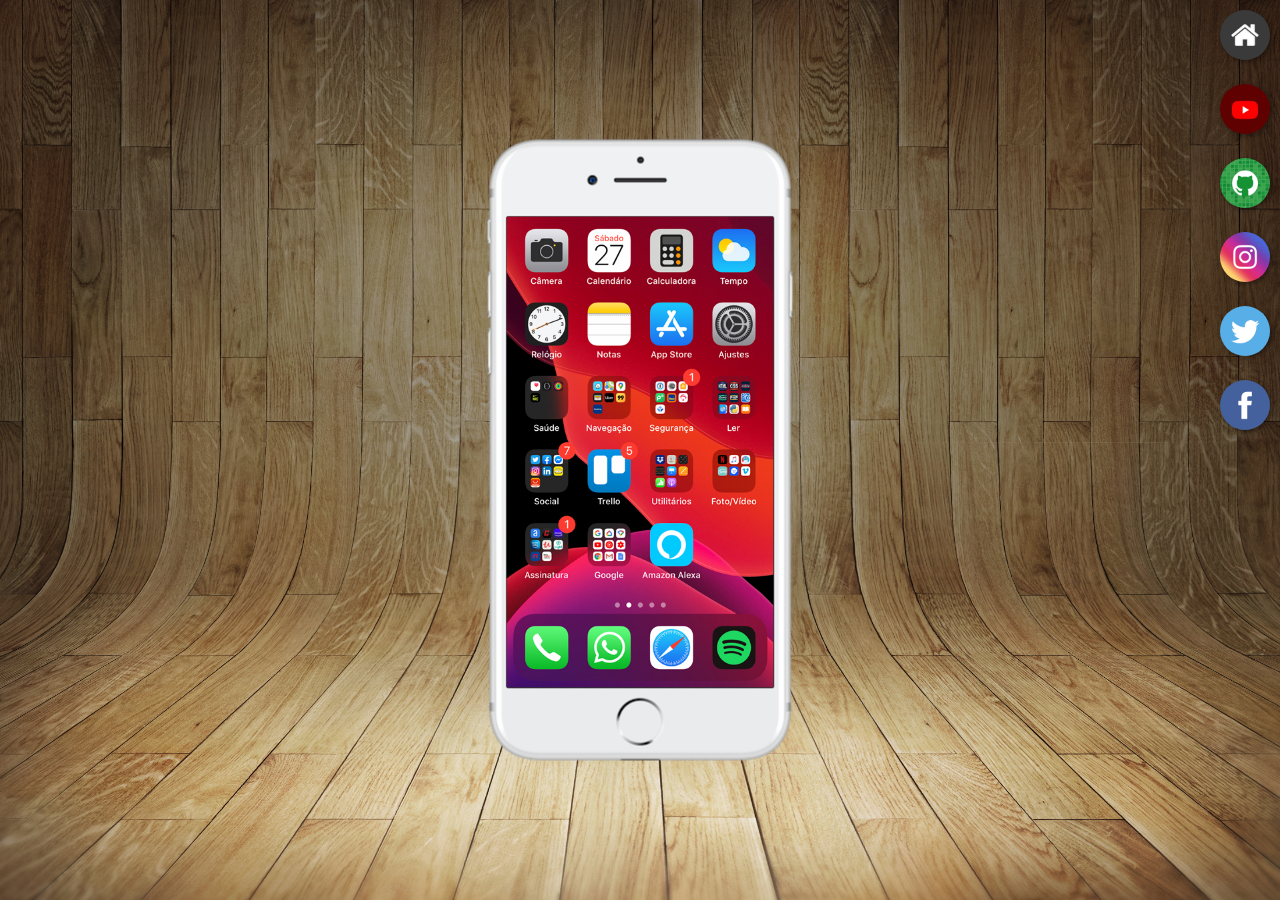
<file: index.html>
<!DOCTYPE html>
<html lang="pt-br">
<head>
    <meta charset="UTF-8">
    <meta name="viewport" content="width=device-width, initial-scale=1.0">
    <link rel="shortcut icon" href="favicon.ico" type="image/x-icon">
    <link rel="stylesheet" href="estilos/style.css">
    <title>Projeto Redes Socias</title>
</head>
<body>
    <main>
        <section id="telefone">
            <iframe src="home.html" name="tela" id="tela" frameborder="0">
                Seu navegador não é compatível com isso!
            </iframe>
        </section>
        <section id="redes-sociais">
            <a href="home.html" target="tela"><img src="imagens/logo-home.jpg" alt=""></a><br>
            <a href="youtube.html" target="tela"><img src="imagens/logo-youtube.jpg" alt=""></a><br>
            <a href="github.html" target="tela"><img src="imagens/logo-github.jpg" alt=""></a><br>
            <a href="instagram.html" target="tela"><img src="imagens/logo-instagram.jpg" alt=""></a><br>
            <a href="twitter.html" target="tela"><img src="imagens/logo-twitter.jpg" alt=""></a><br>
            <a href="facebook.html" target="tela"><img src="imagens/logo-facebook.jpg" alt=""></a>
        </section>
    </main>
</body>
</html>
</file>
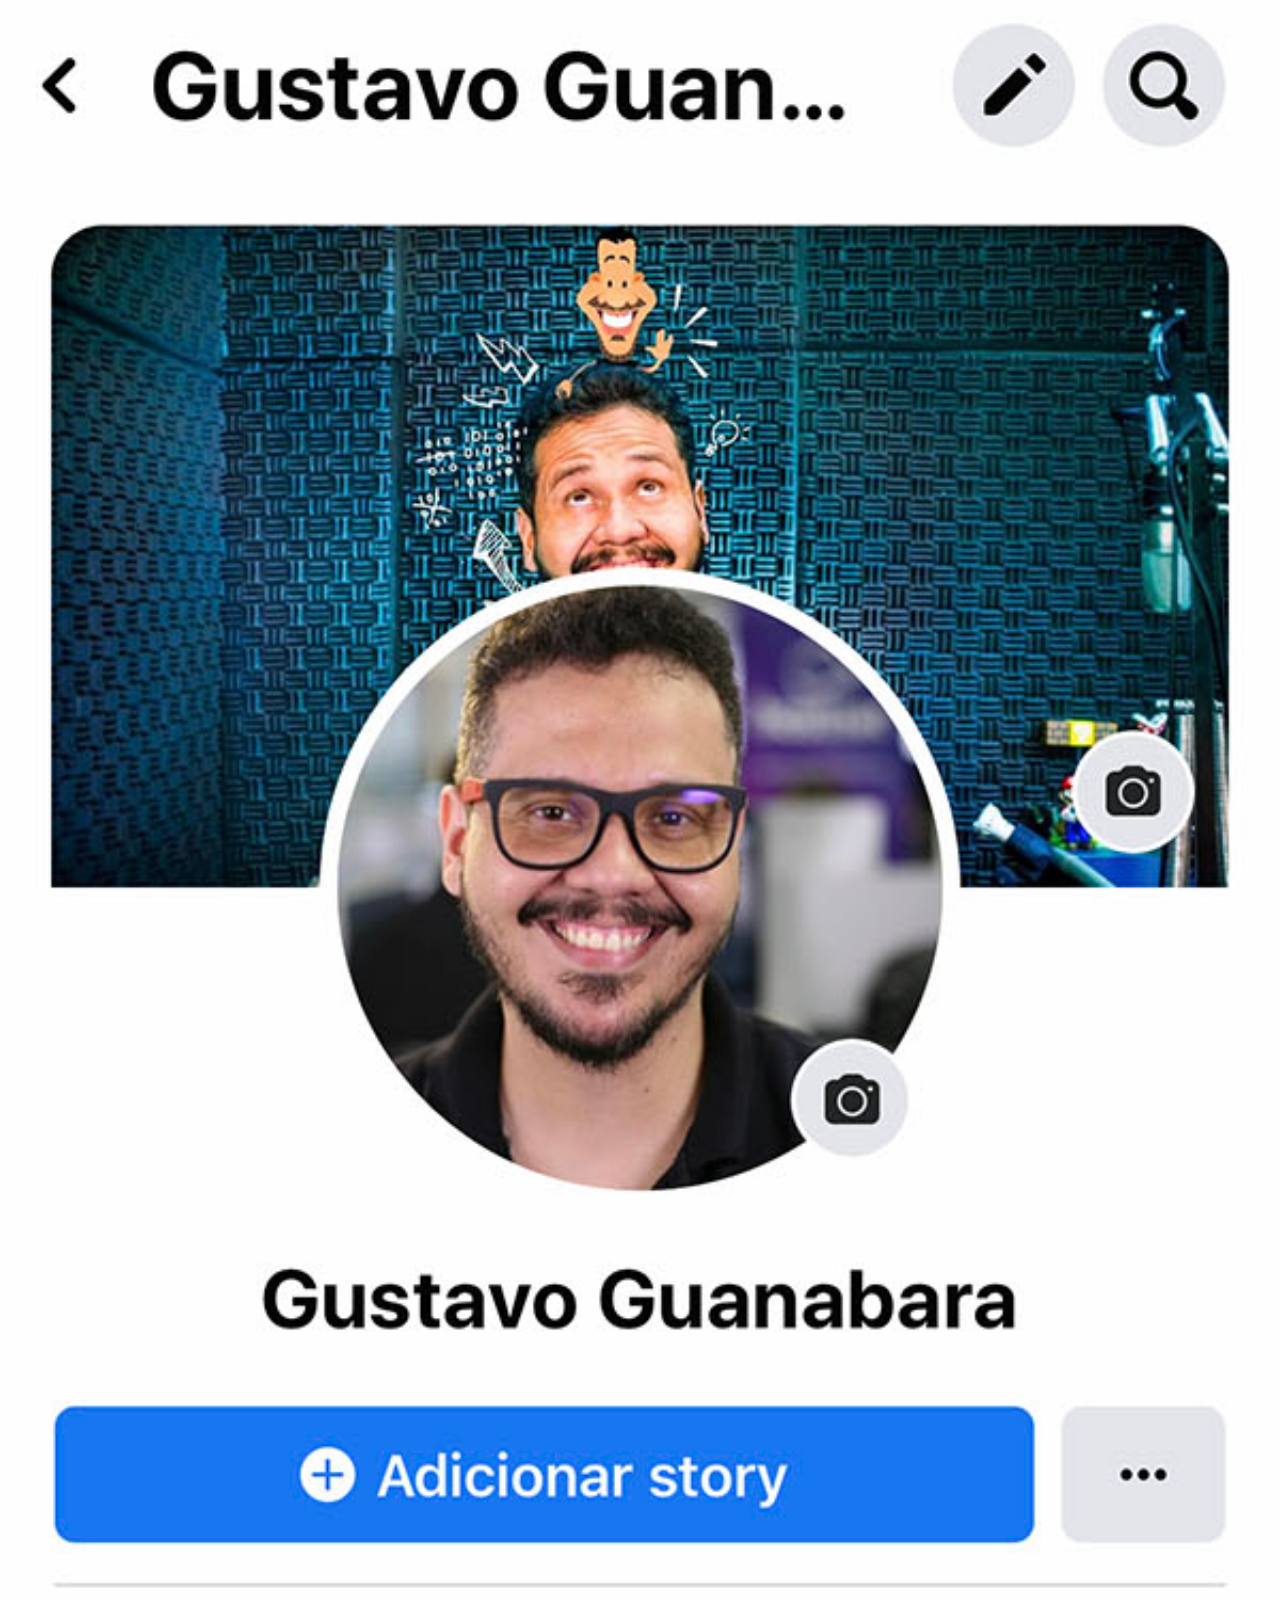
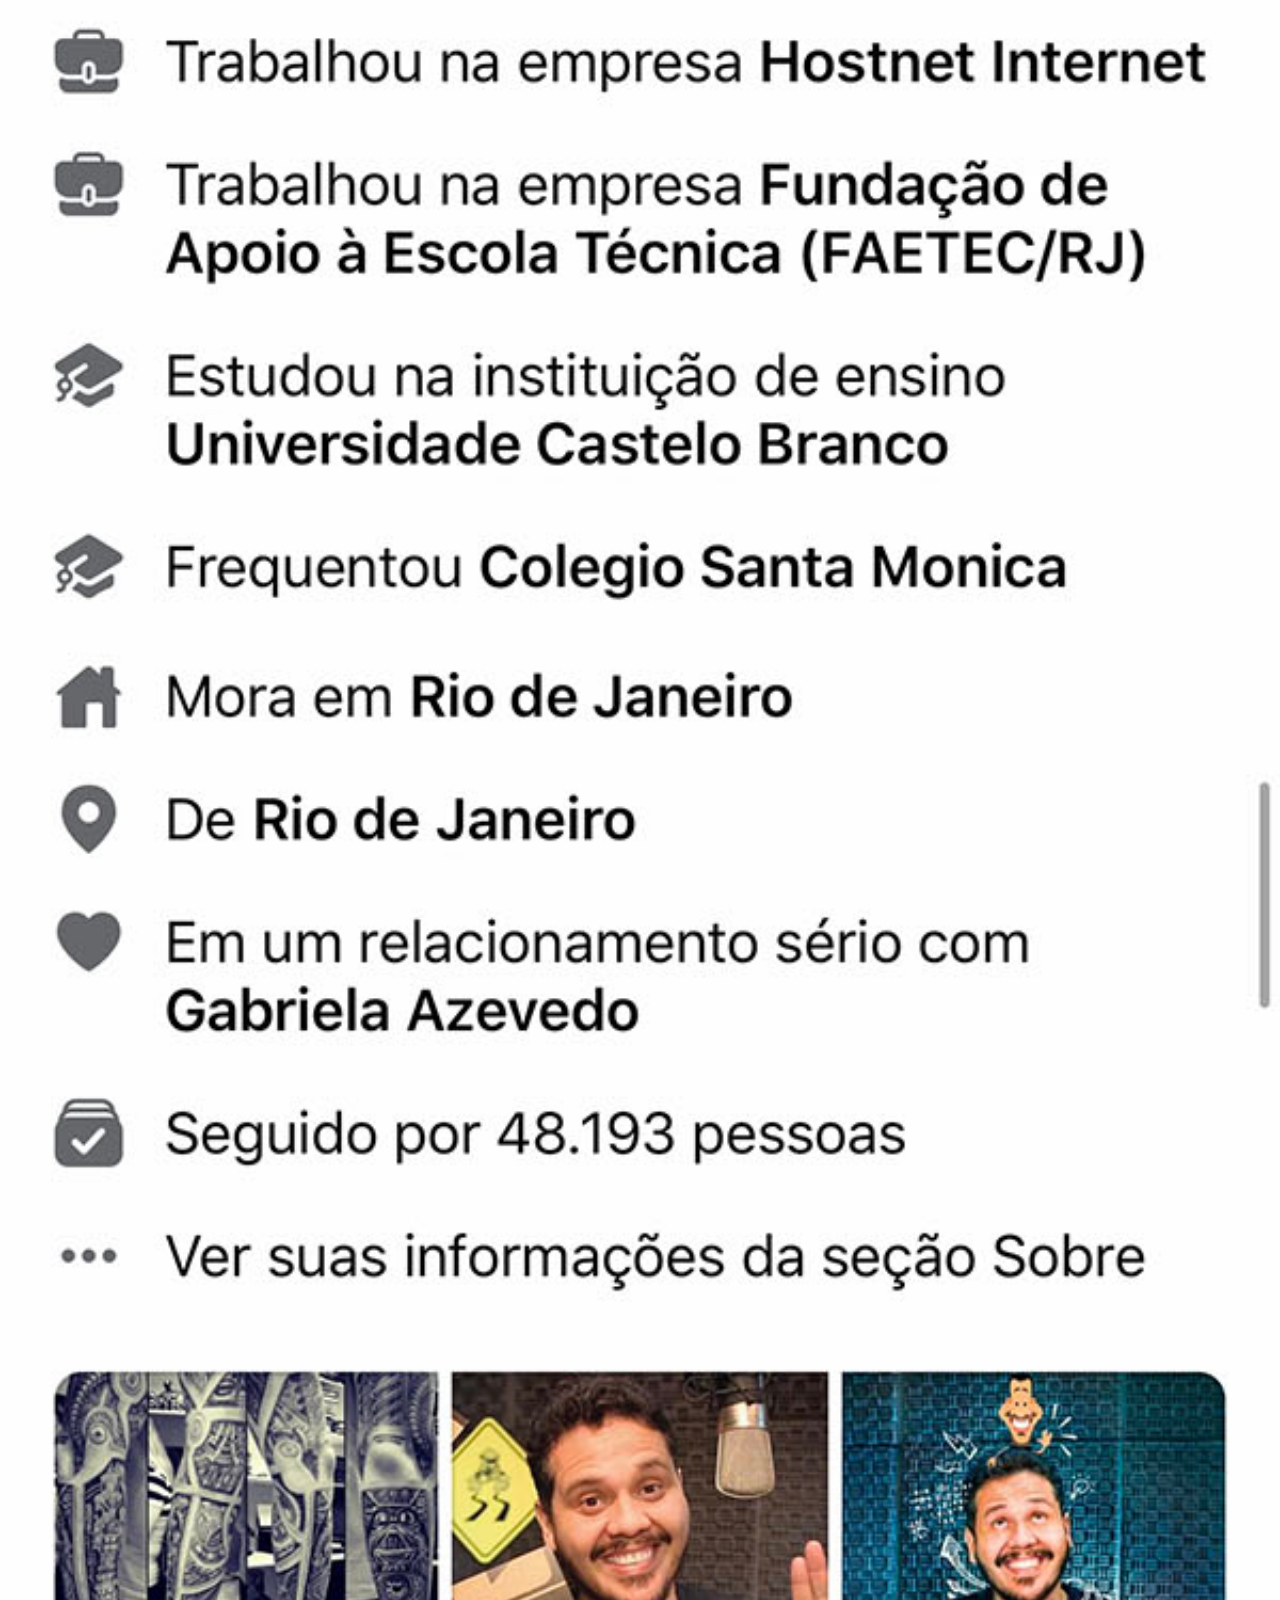
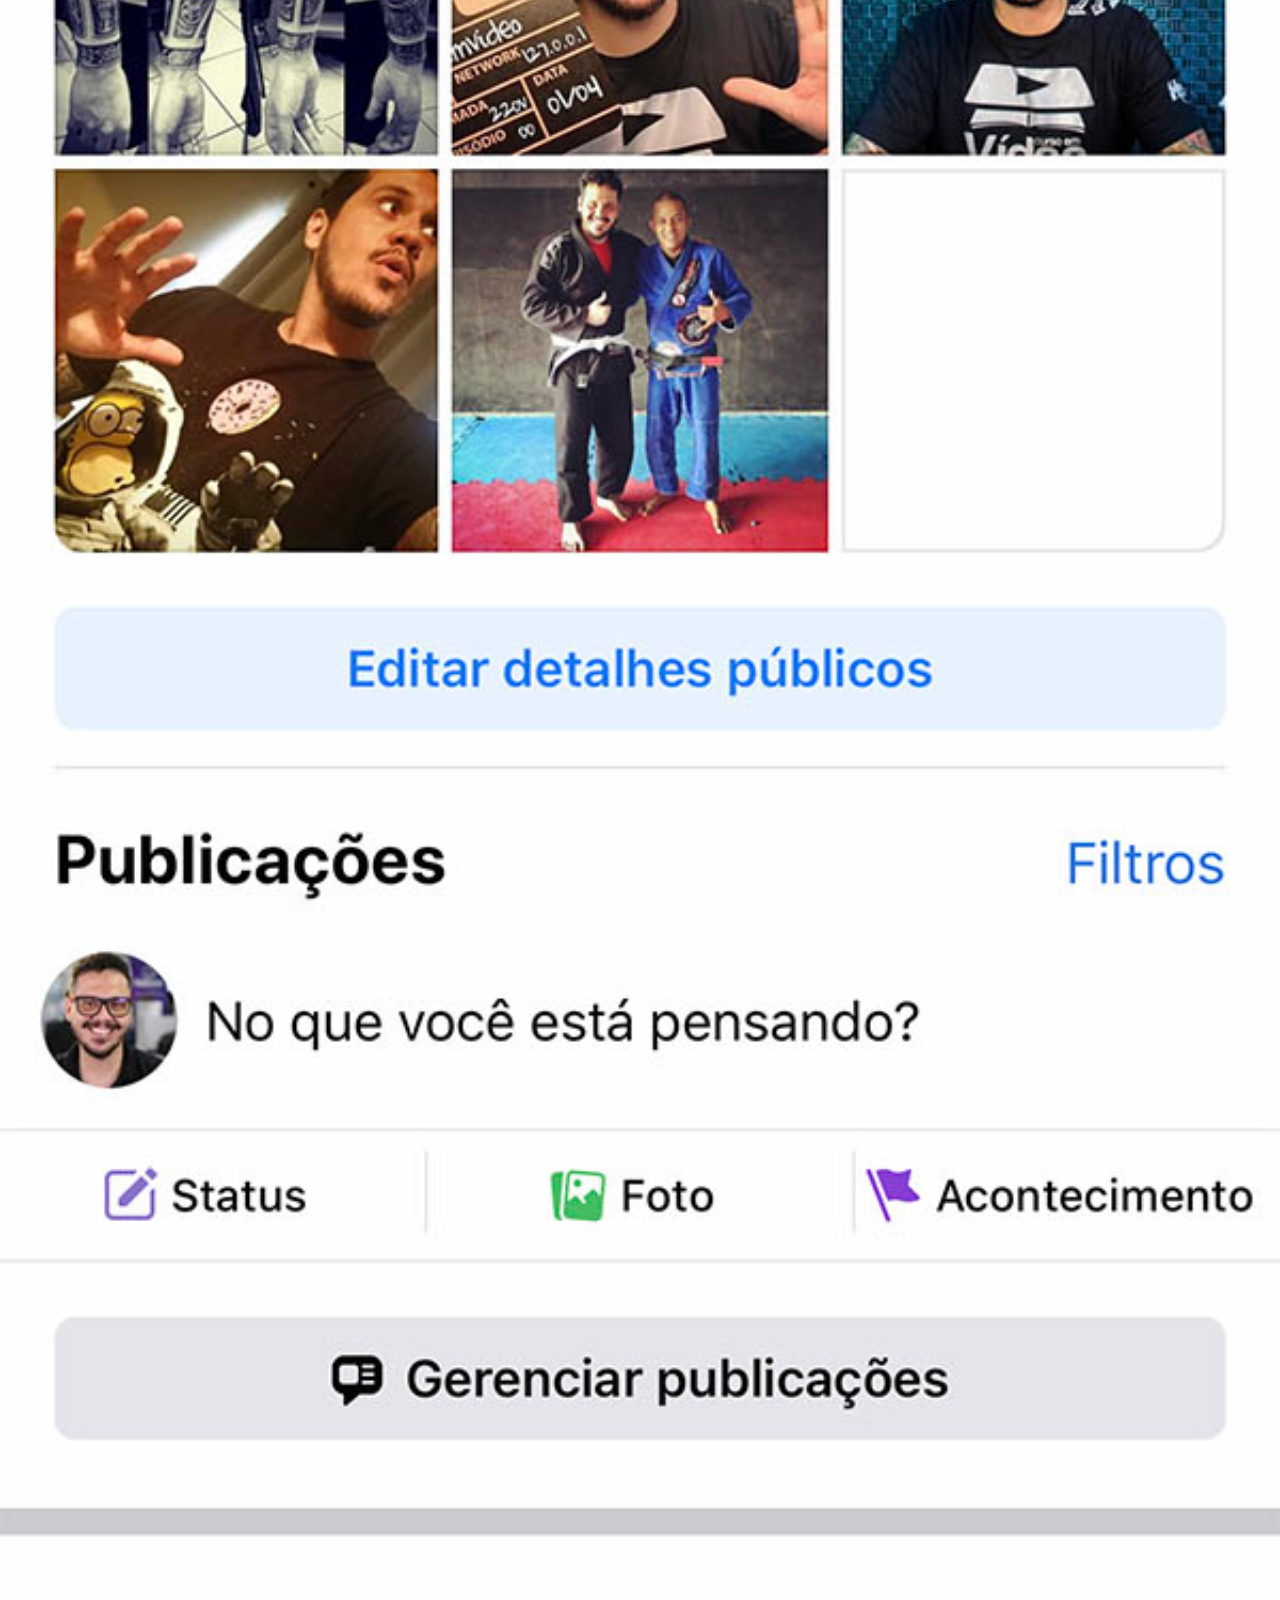
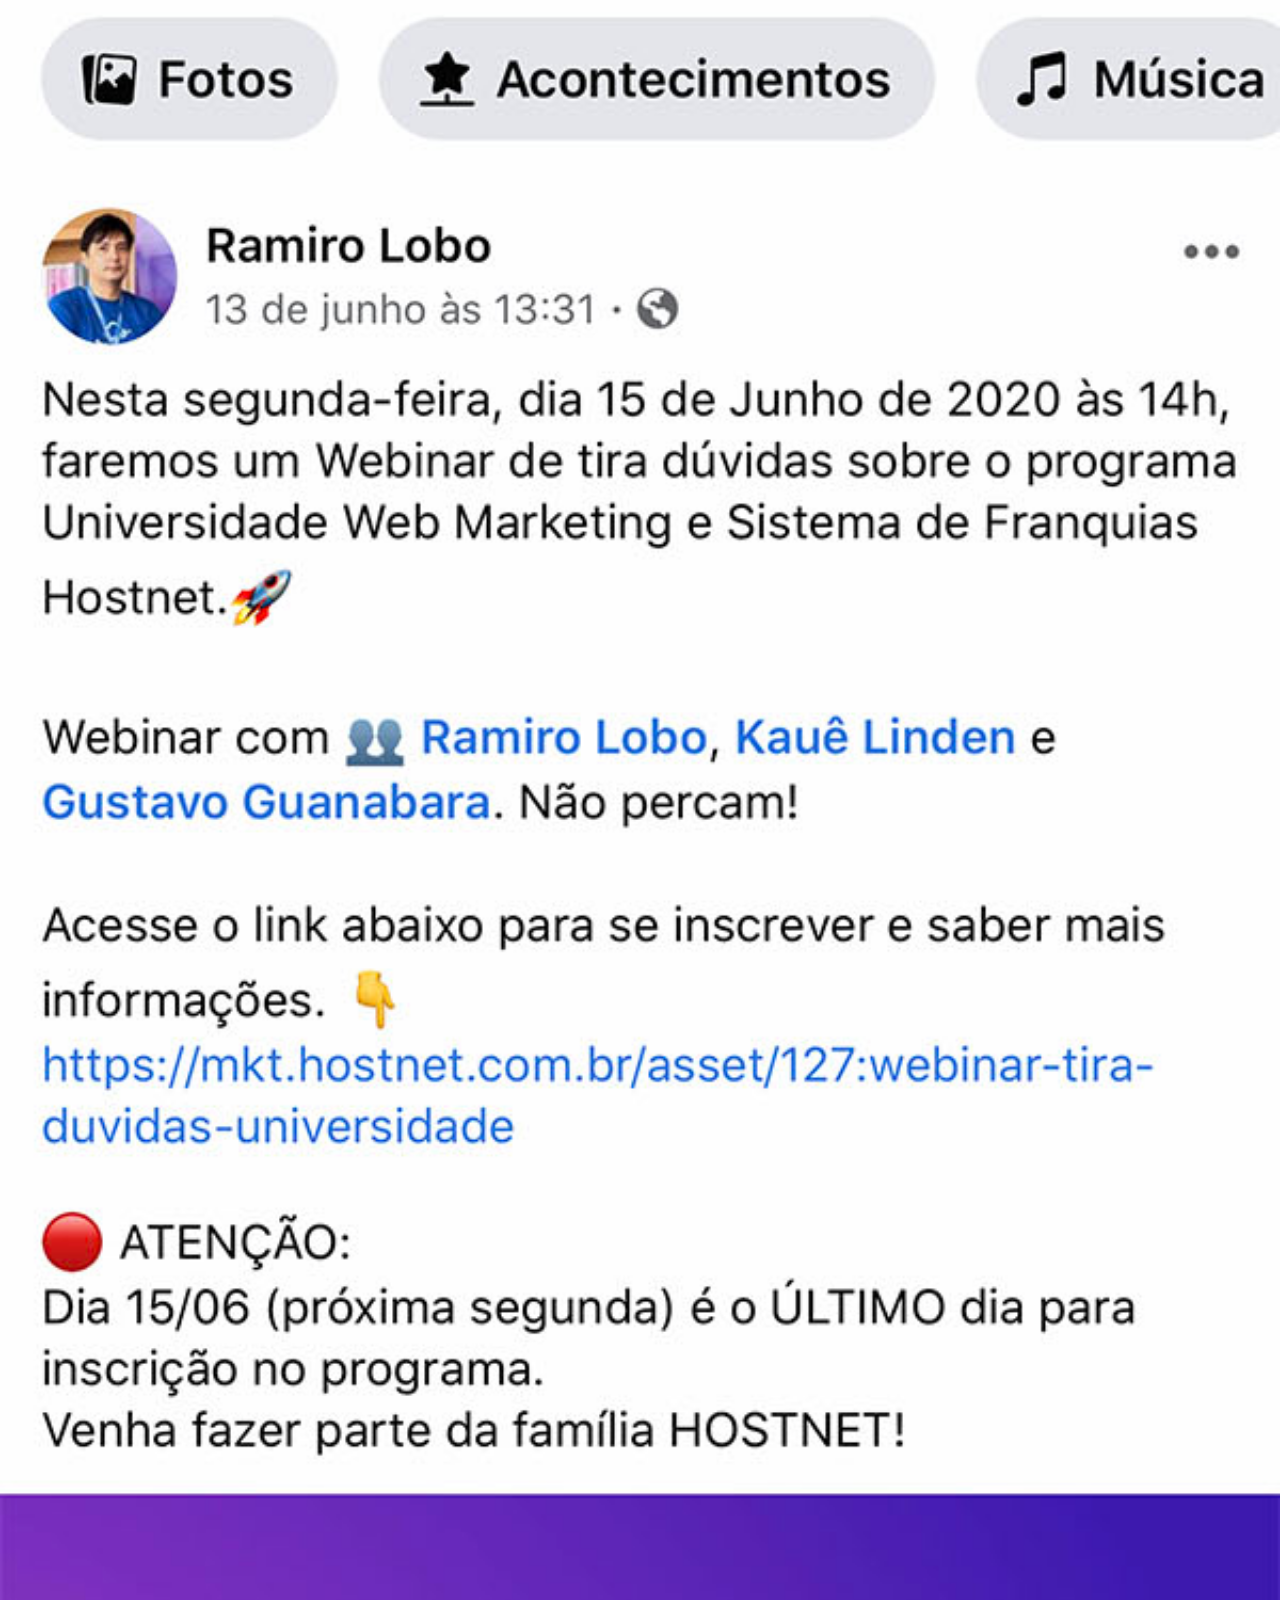
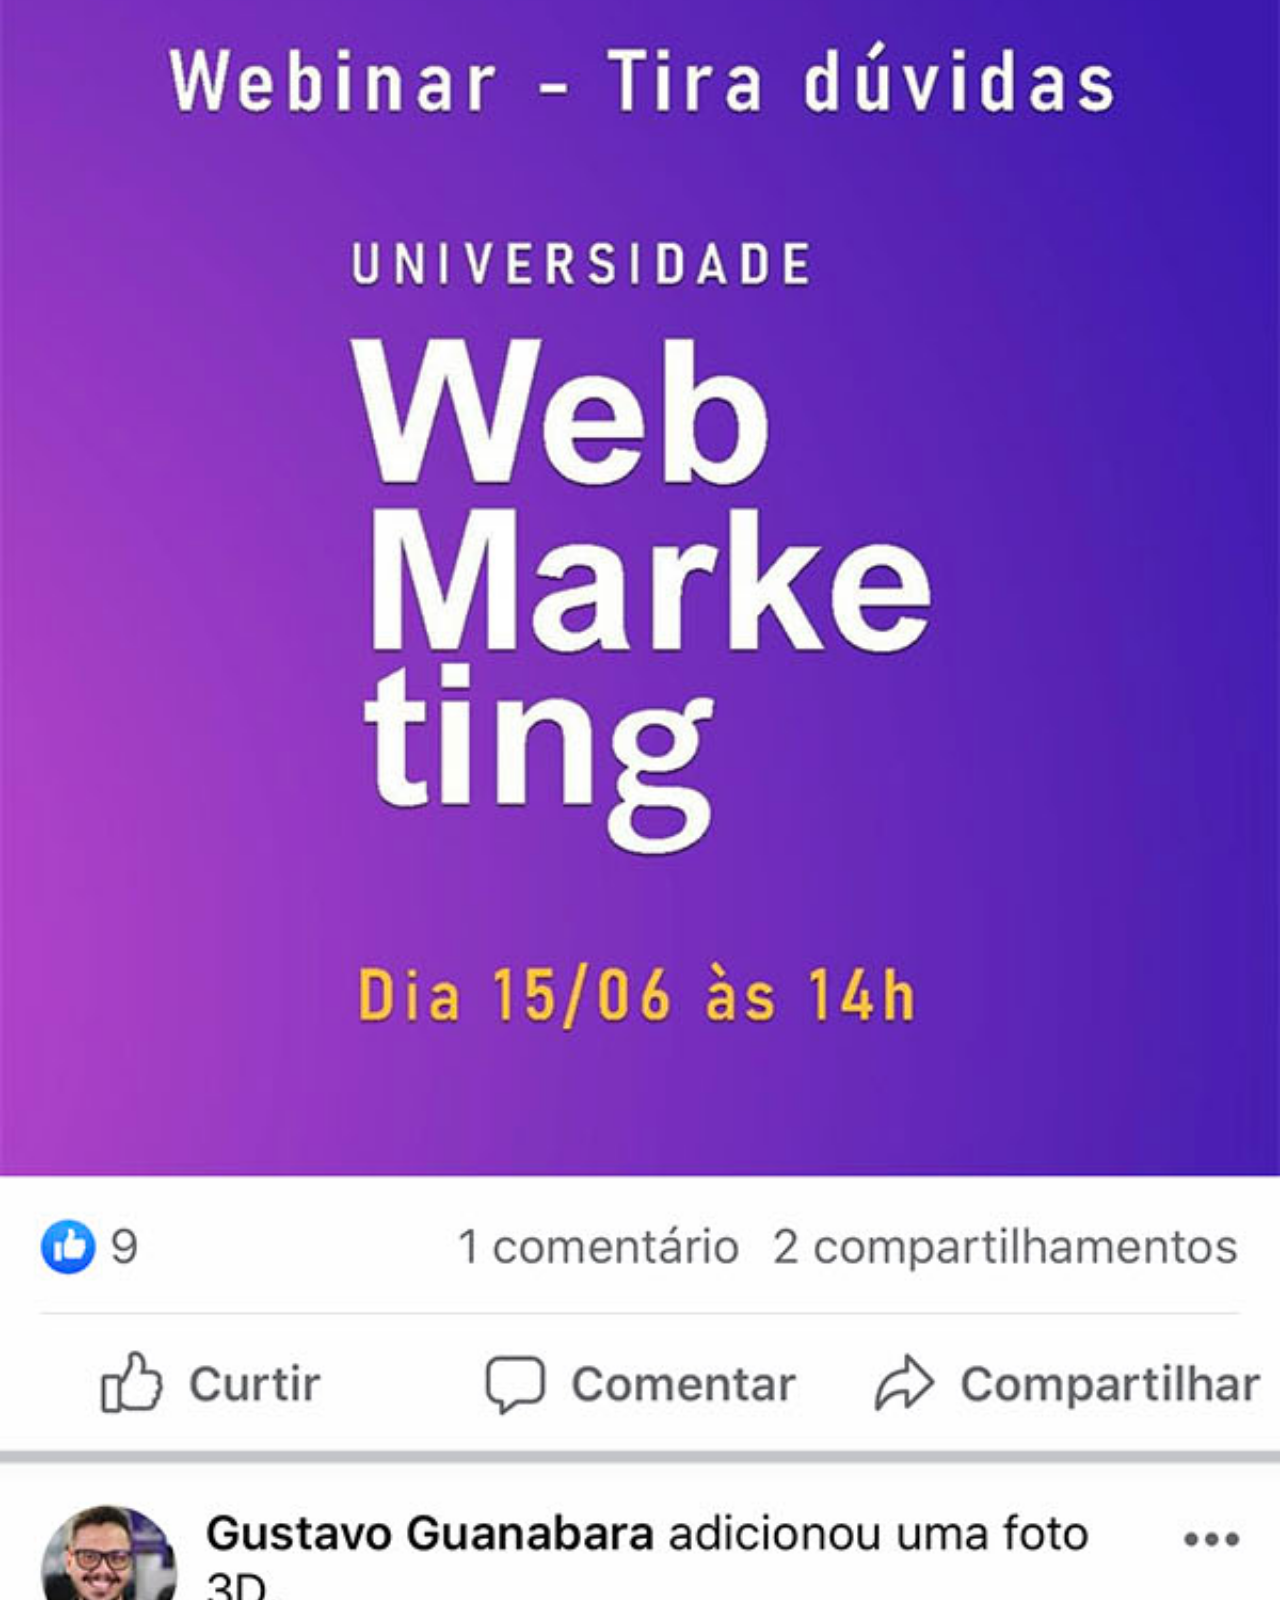
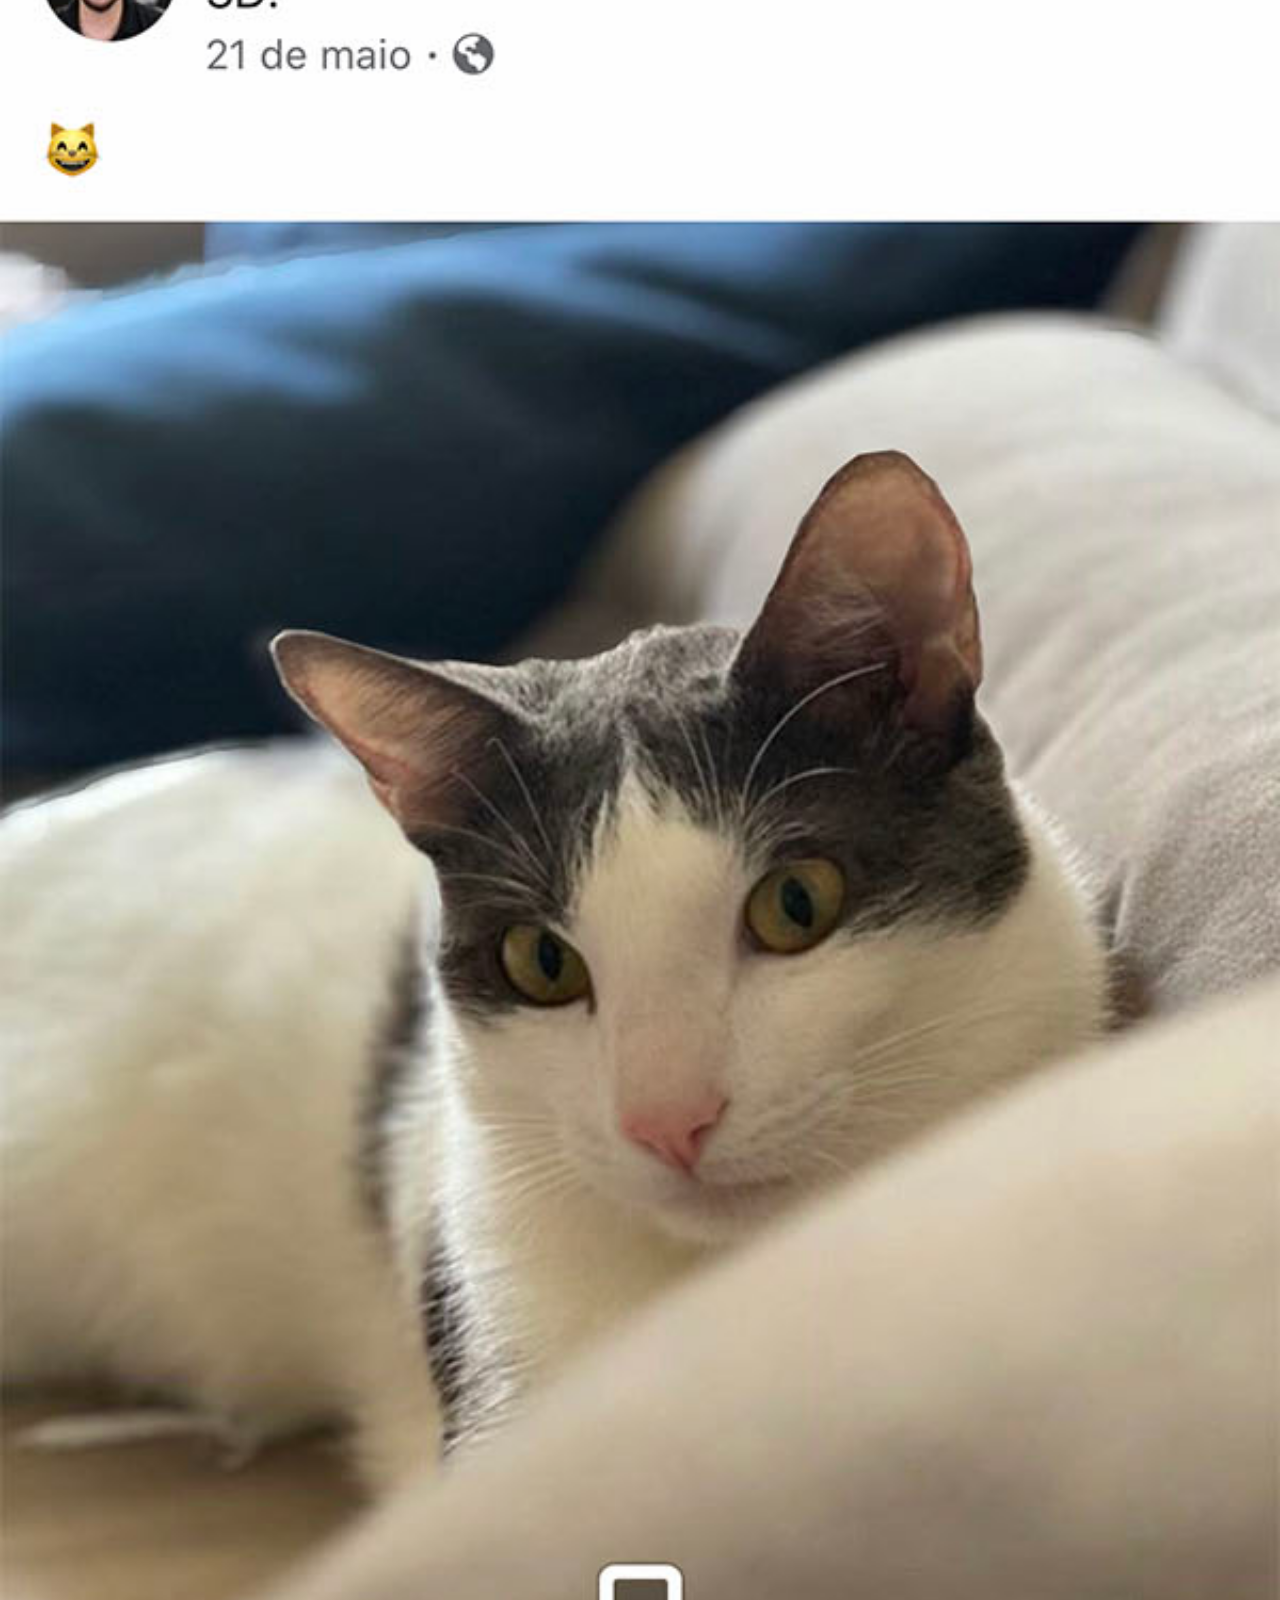
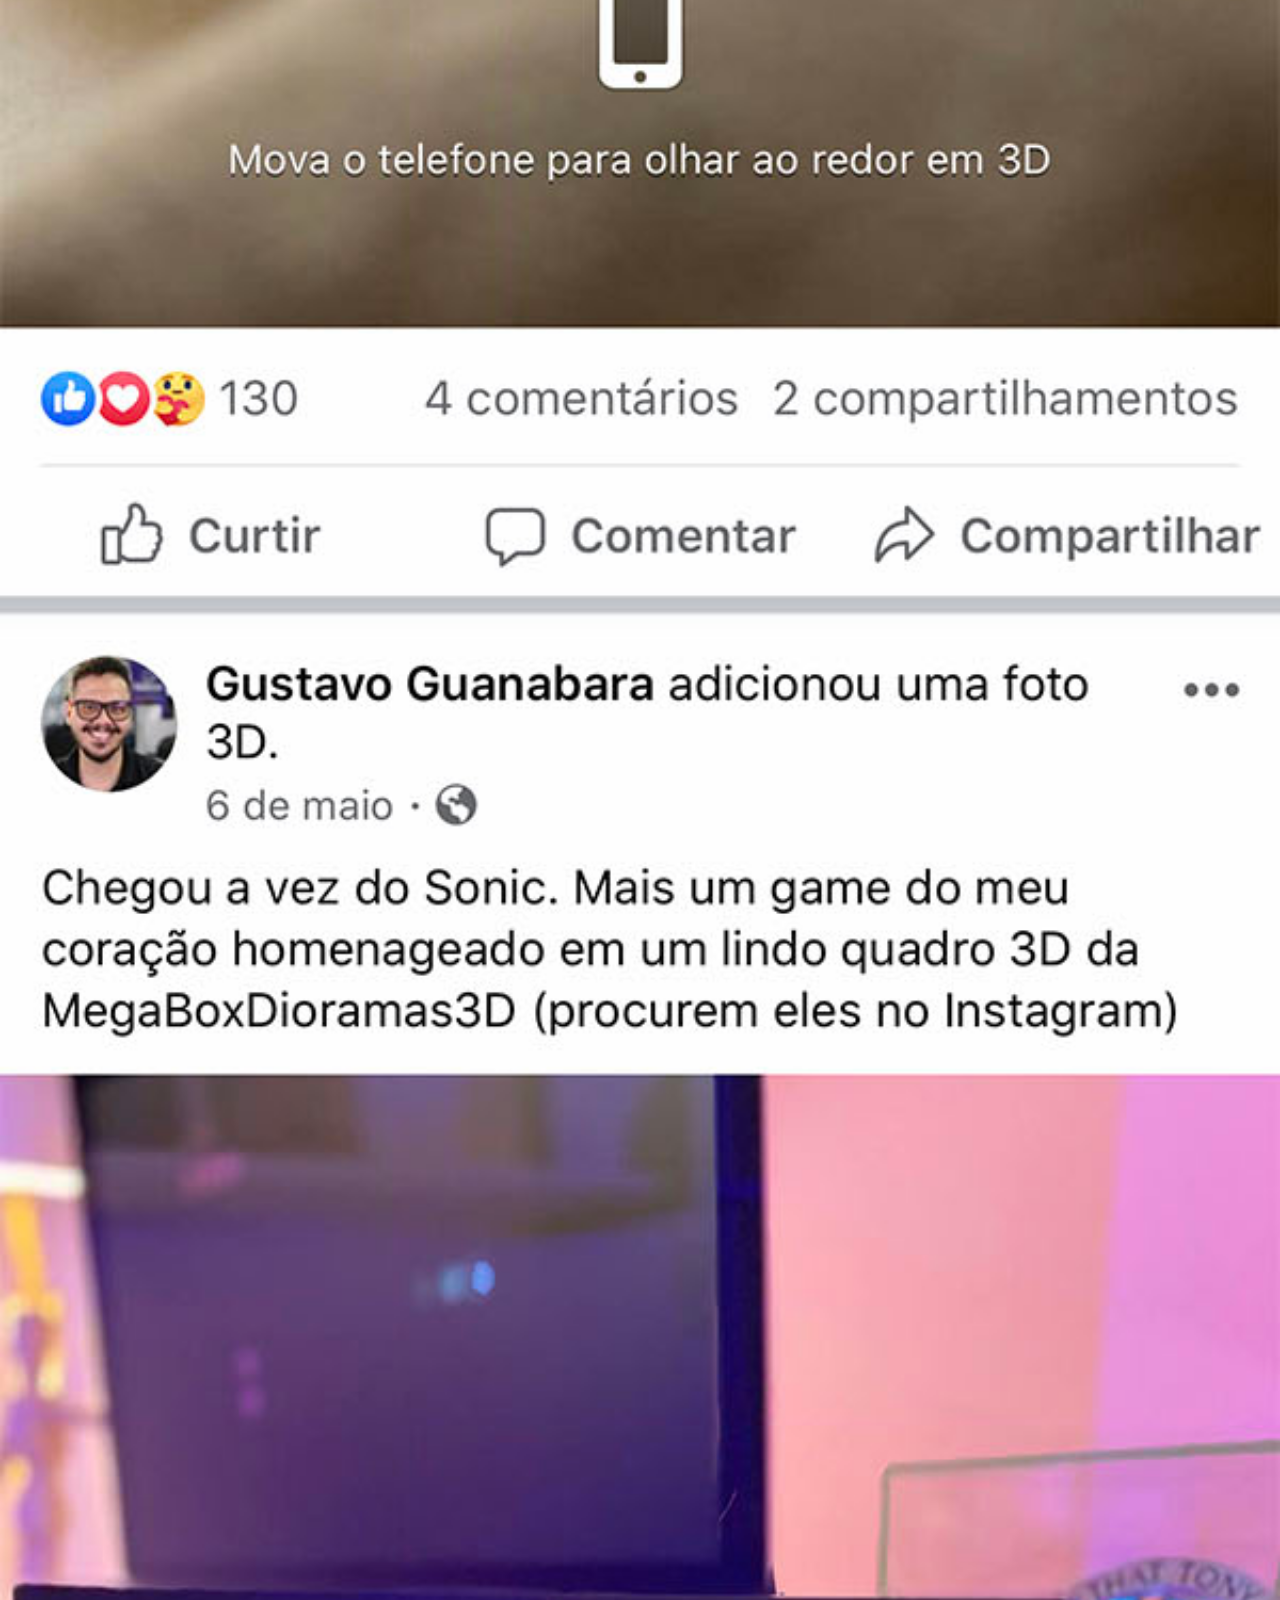
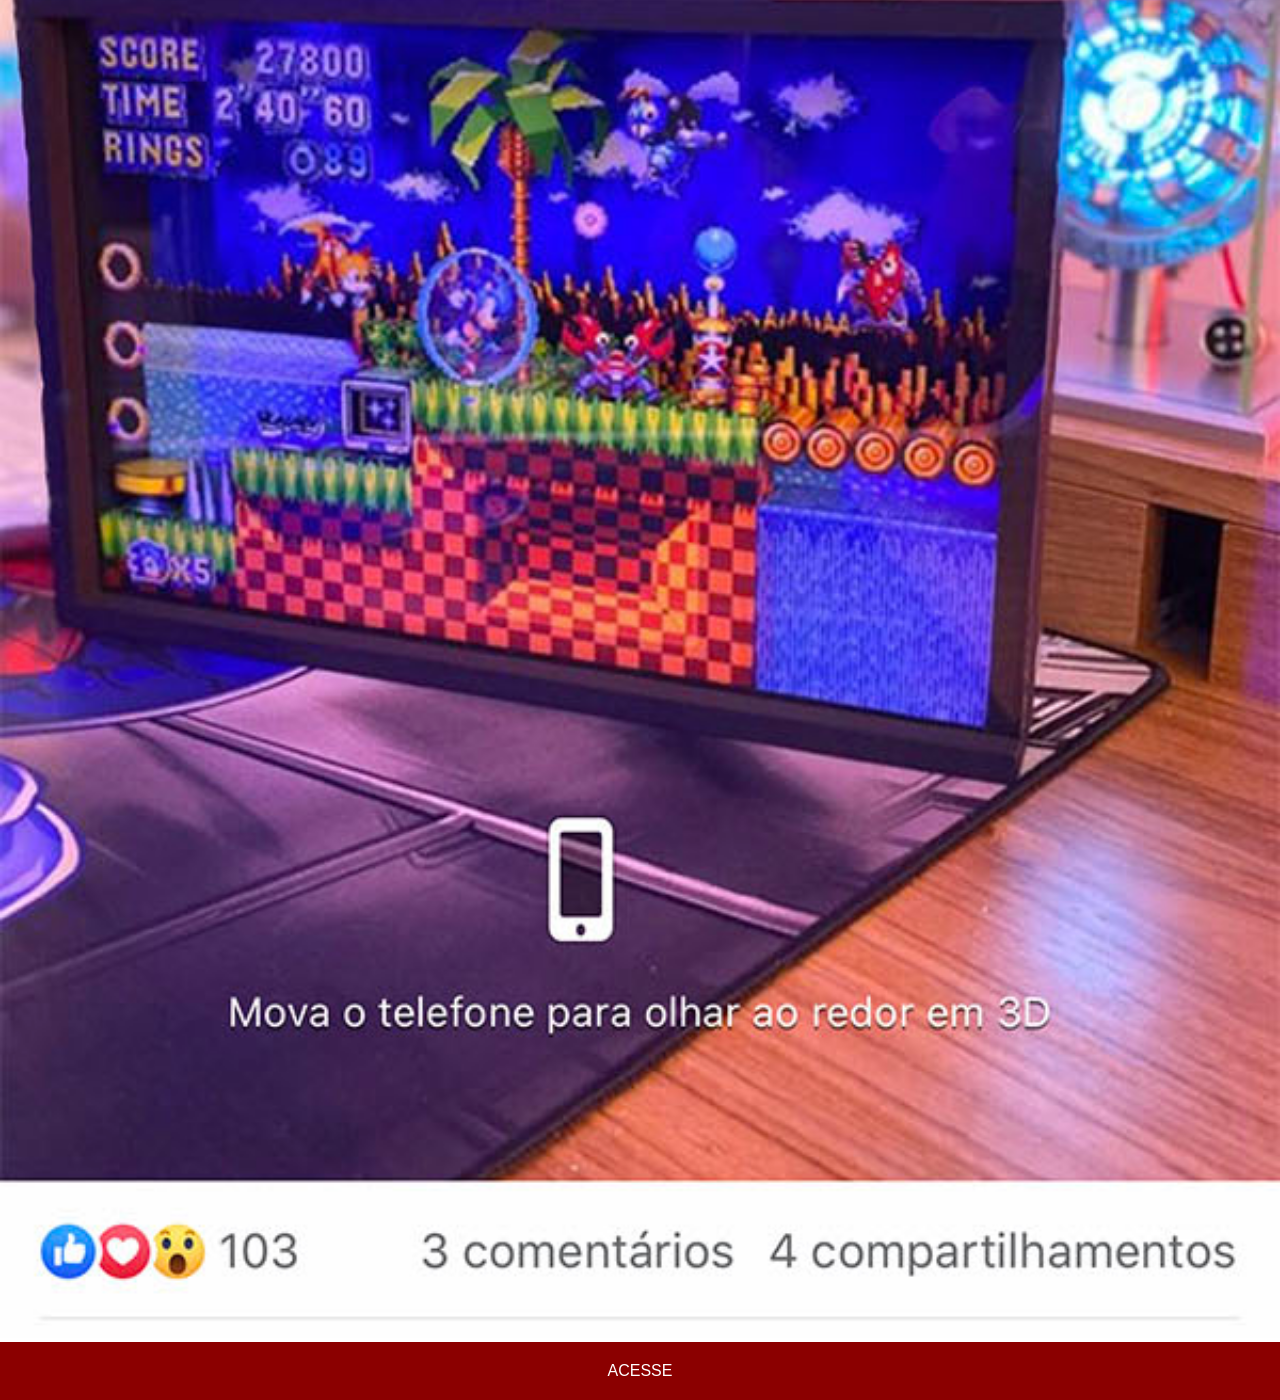
<file: facebook.html>
<!DOCTYPE html>
<html lang="pt-br">
<head>
    <meta charset="UTF-8">
    <meta name="viewport" content="width=device-width, initial-scale=1.0">
    <title>Facebook</title>
    <link rel="stylesheet" href="estilos/social.css">
</head>
<body>
    <img src="imagens/tela-facebook.jpg" alt=""><a href="https://www.facebook.com/gustavoguanabara/?locale=pt_BR" target="_blank">ACESSE</a>
</body>
</html>
</file>
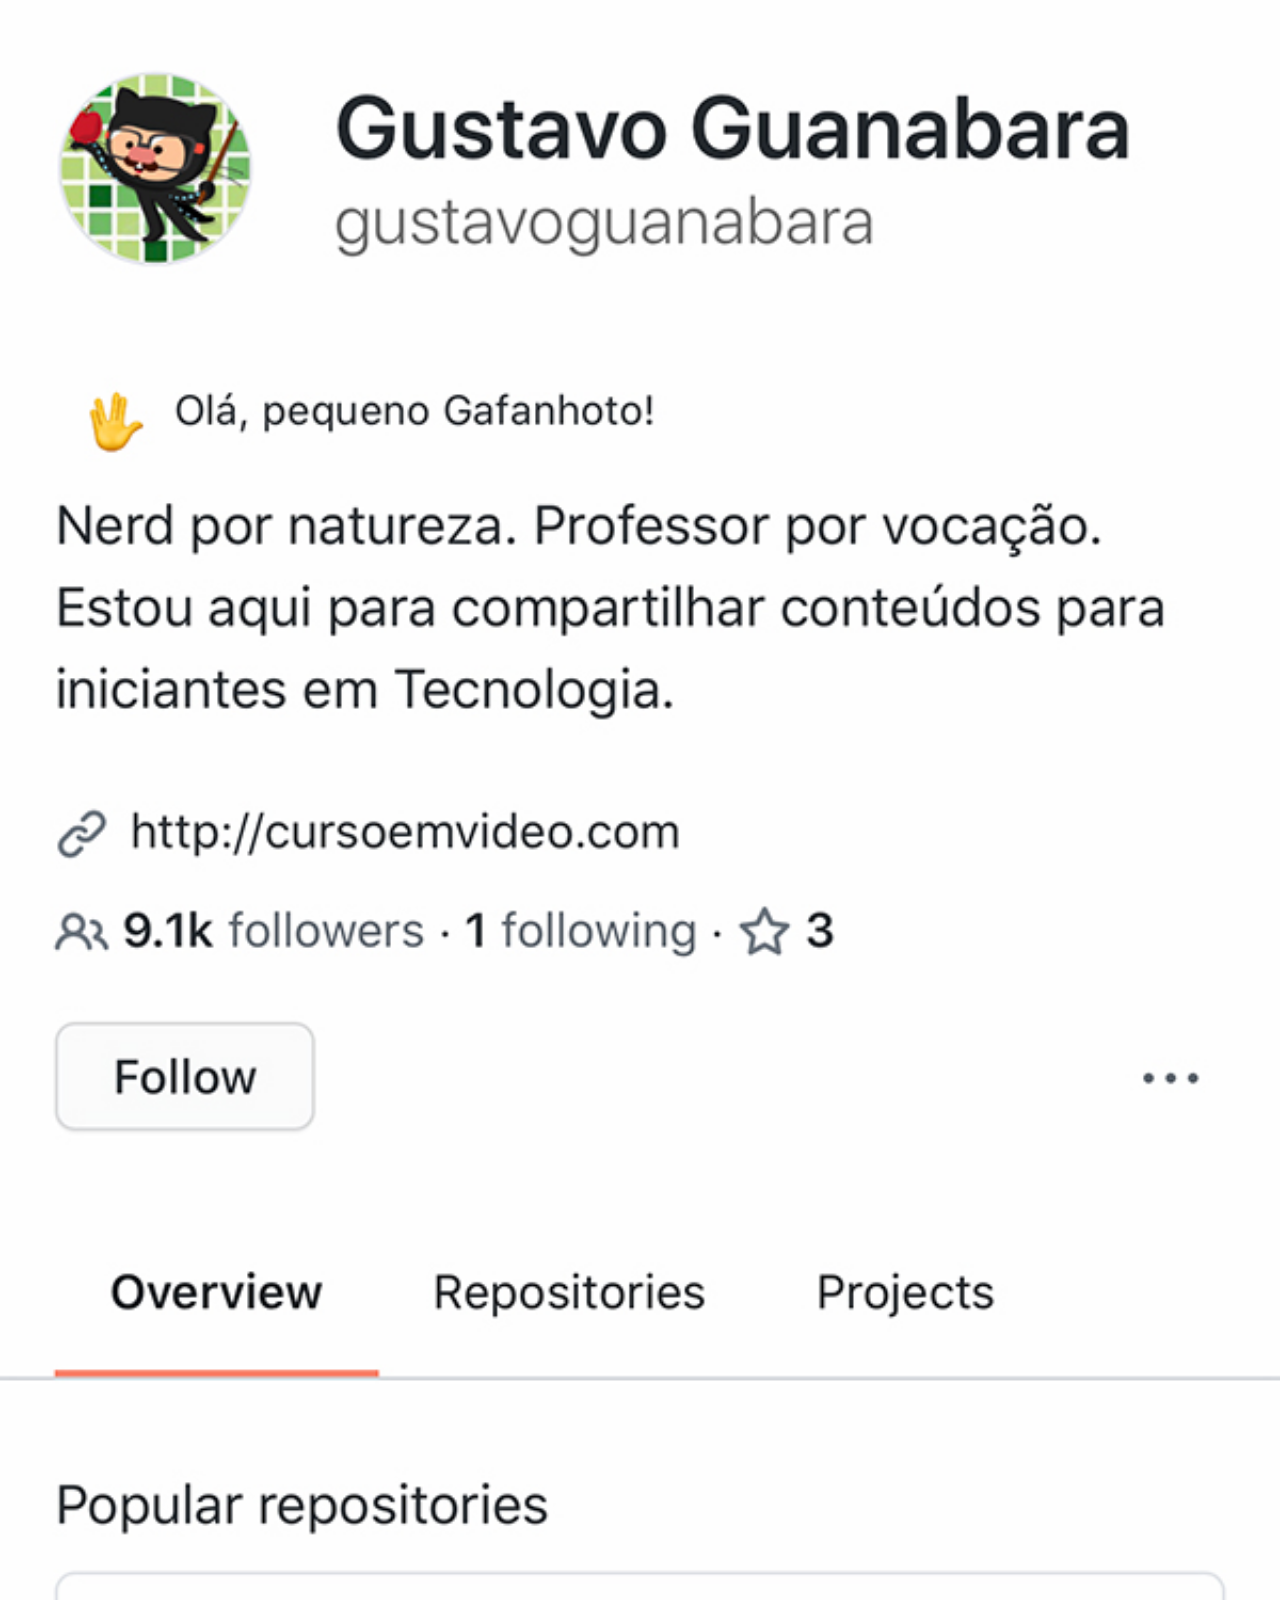
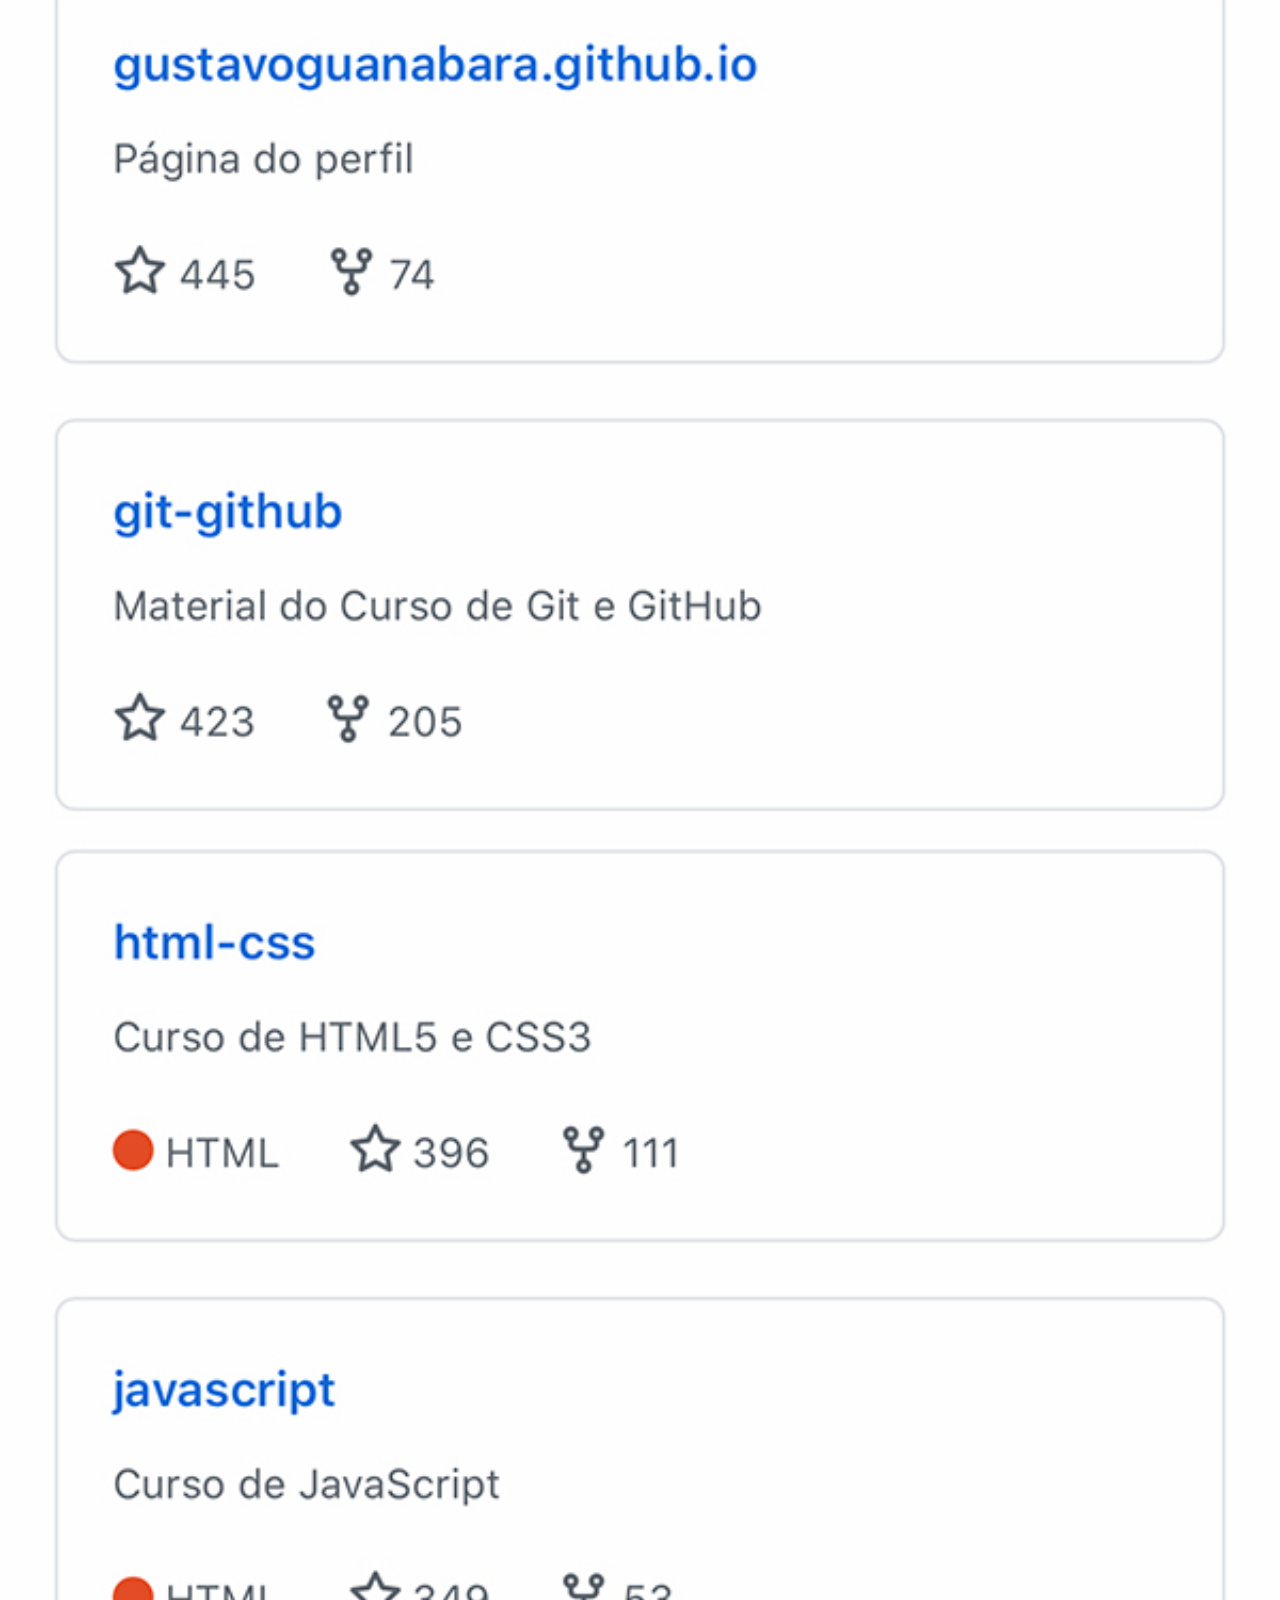
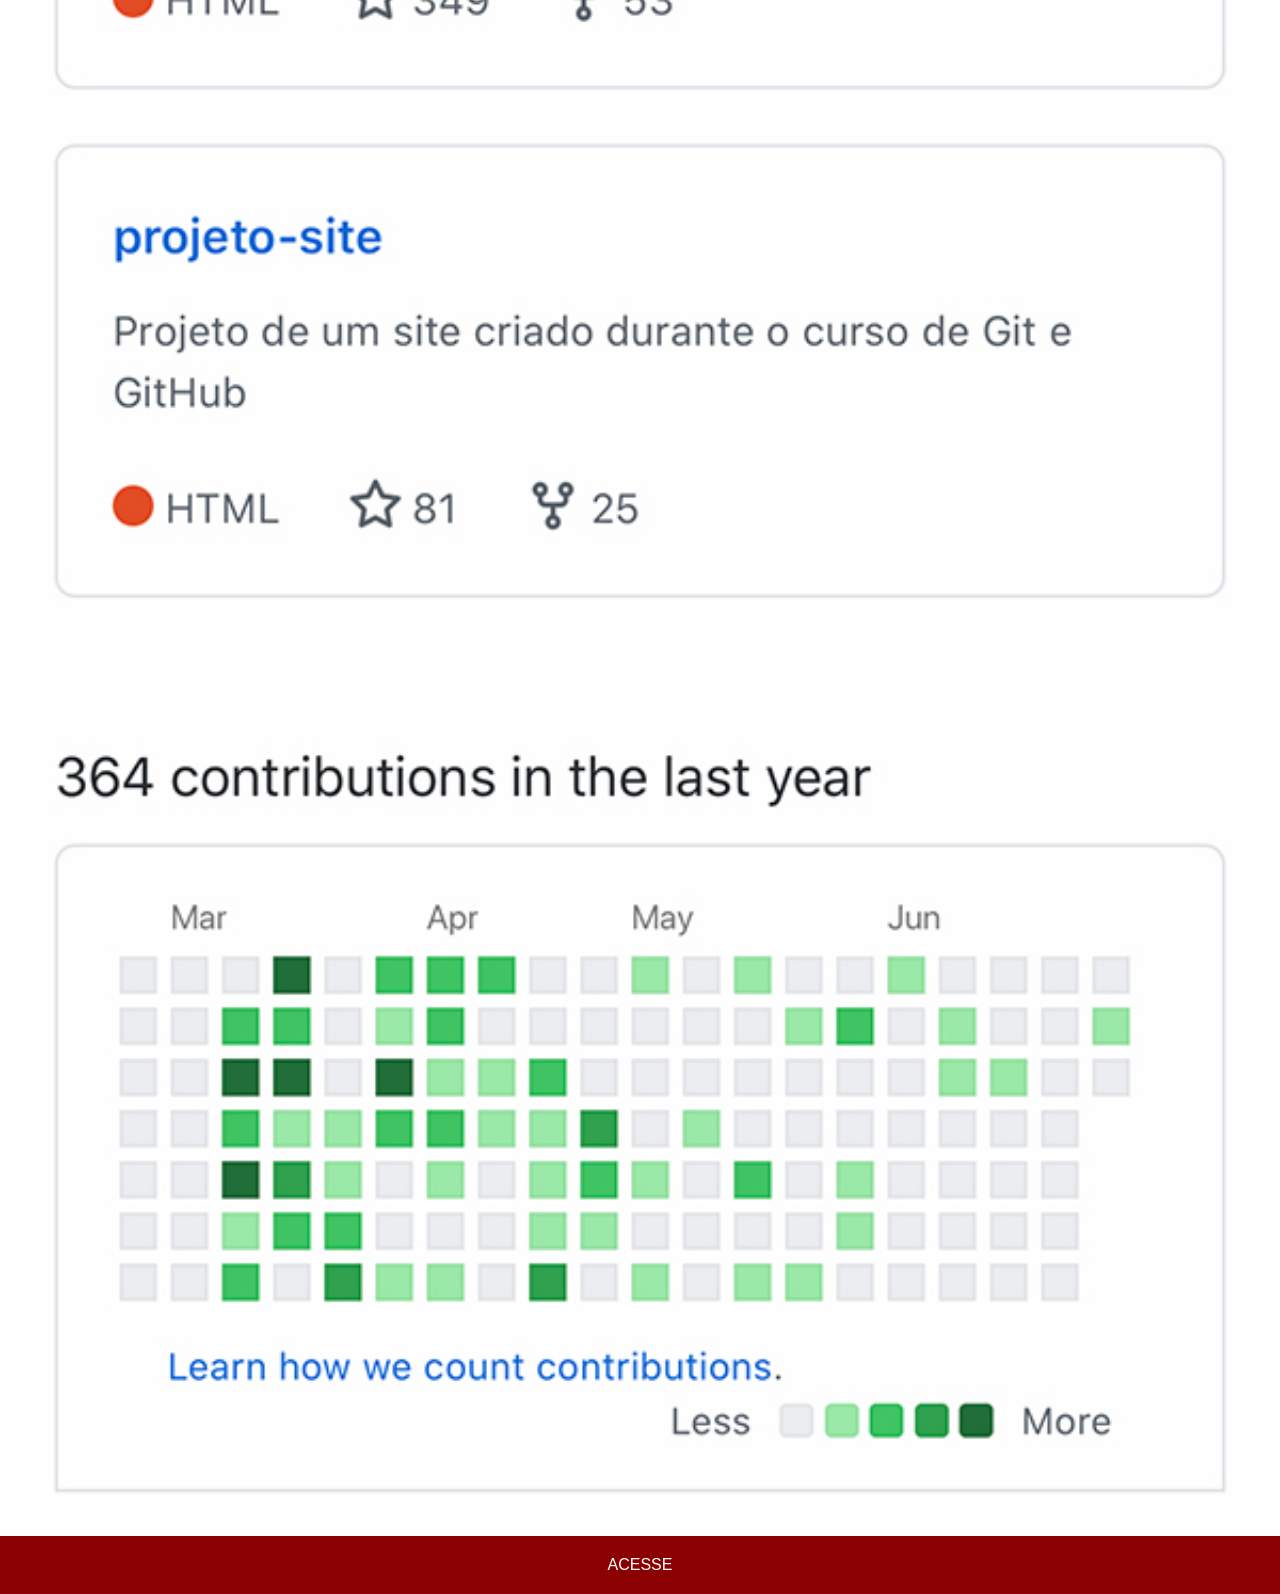
<file: github.html>
<!DOCTYPE html>
<html lang="pt-br">
<head>
    <meta charset="UTF-8">
    <meta name="viewport" content="width=device-width, initial-scale=1.0">
    <title>GitHub</title>
    <link rel="stylesheet" href="estilos/social.css">
</head>
<body>
    <img src="imagens/tela-github.jpg" alt=""><a href="https://github.com/gustavoguanabara" target="_blank">ACESSE</a>
</body>
</html>
</file>
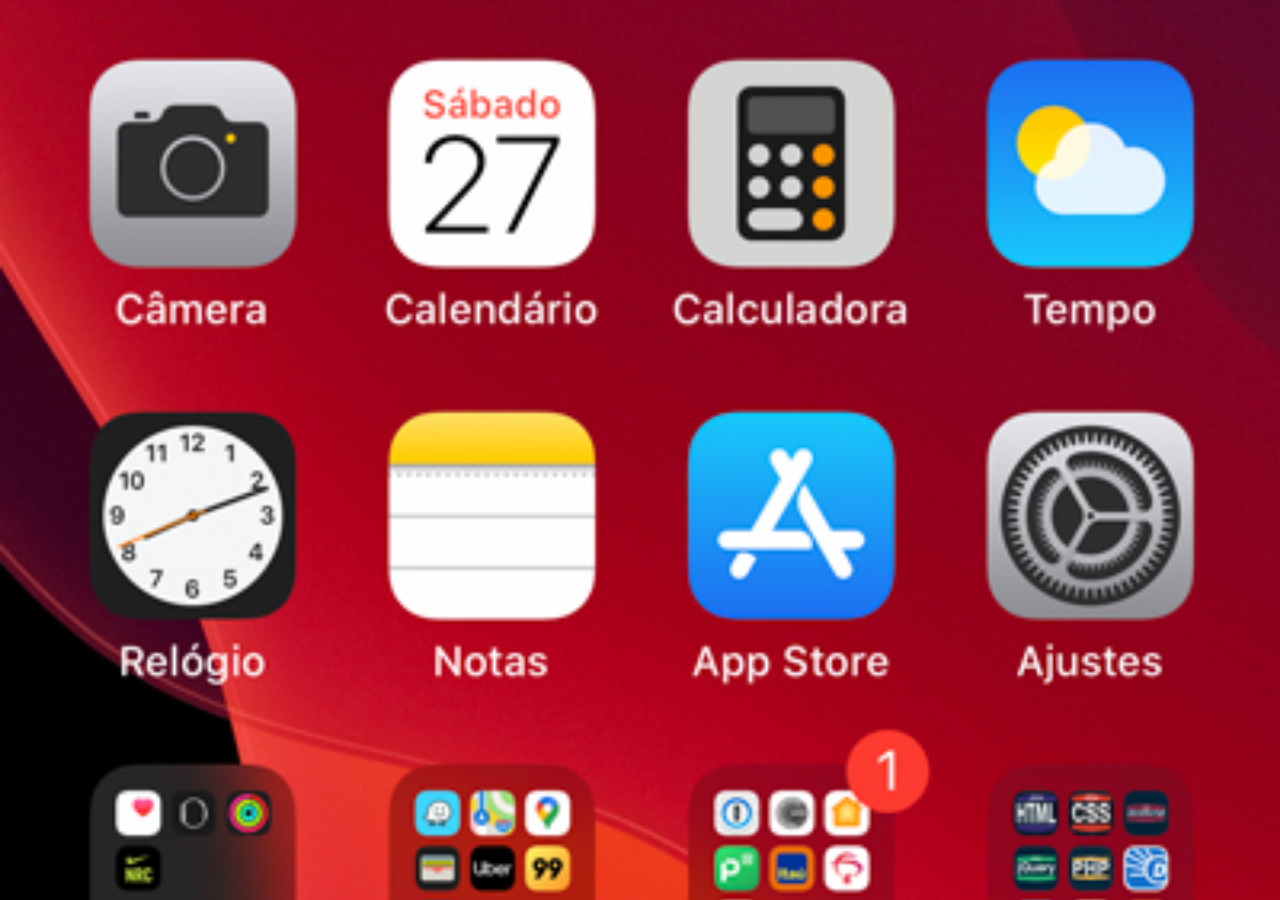
<file: home.html>
<!DOCTYPE html>
<html lang="pt-br">
<head>
    <meta charset="UTF-8">
    <meta name="viewport" content="width=device-width, initial-scale=1.0">
    <title>Home</title>
    <style>
        * {
            margin: 0px;
            padding: 0px;
        }

        body {
            width: 100vw;
            height: 100vh;
            background: black url('imagens/tela-home.jpg') no-repeat top center;
            background-size: cover;
        }
    </style>
</head>
<body>
    
</body>
</html>
</file>
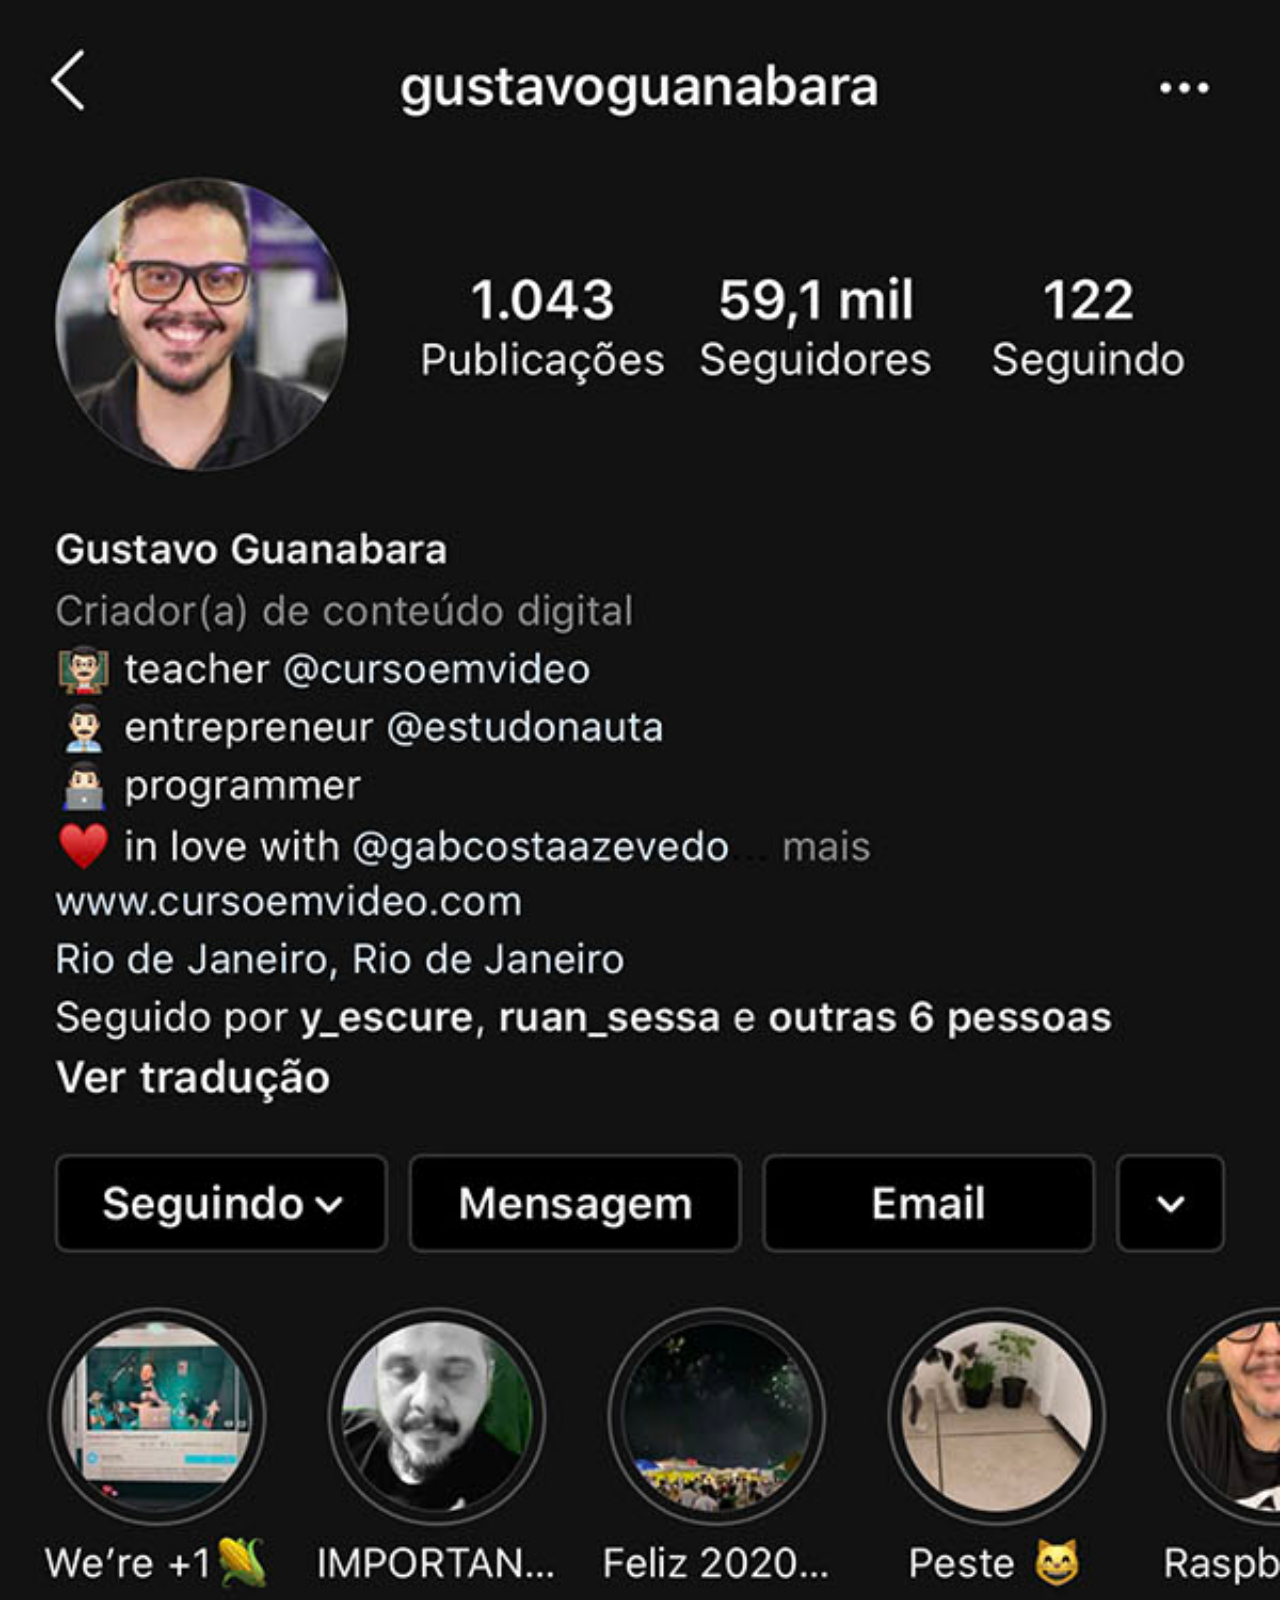
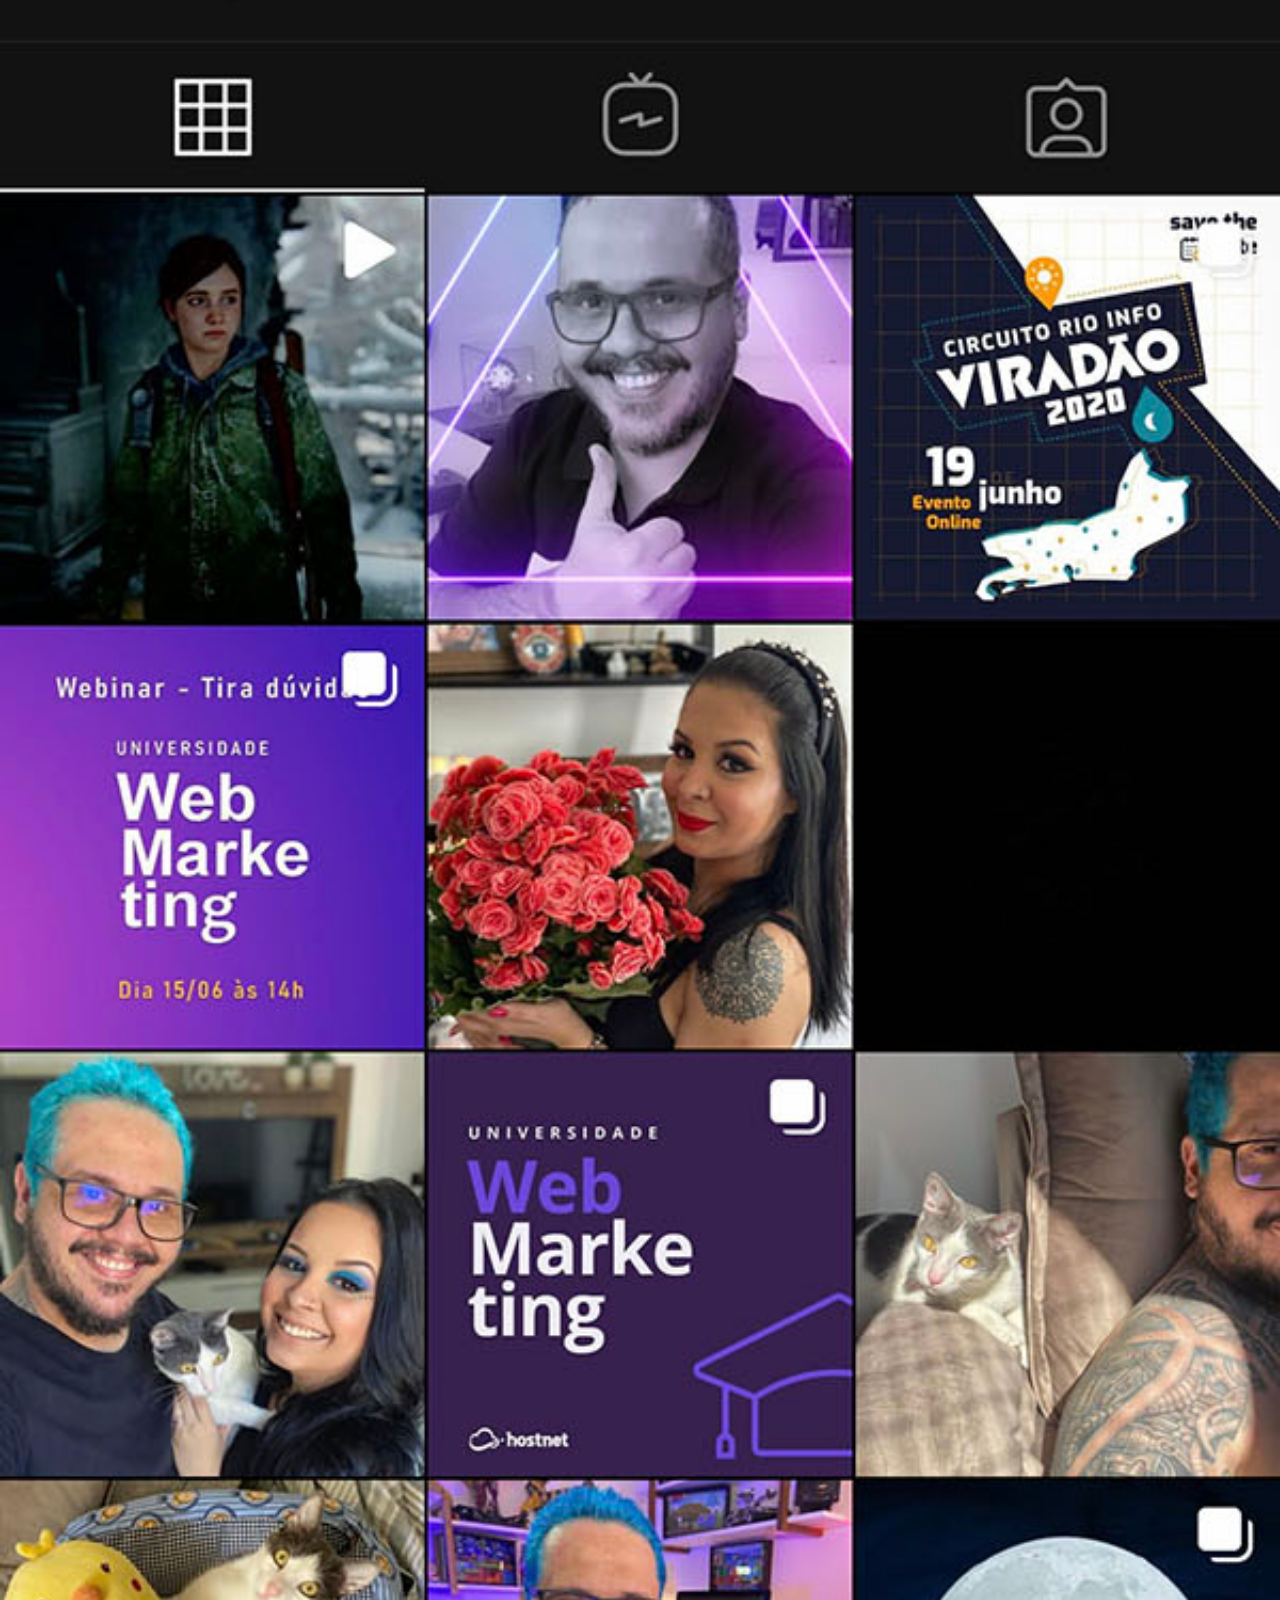
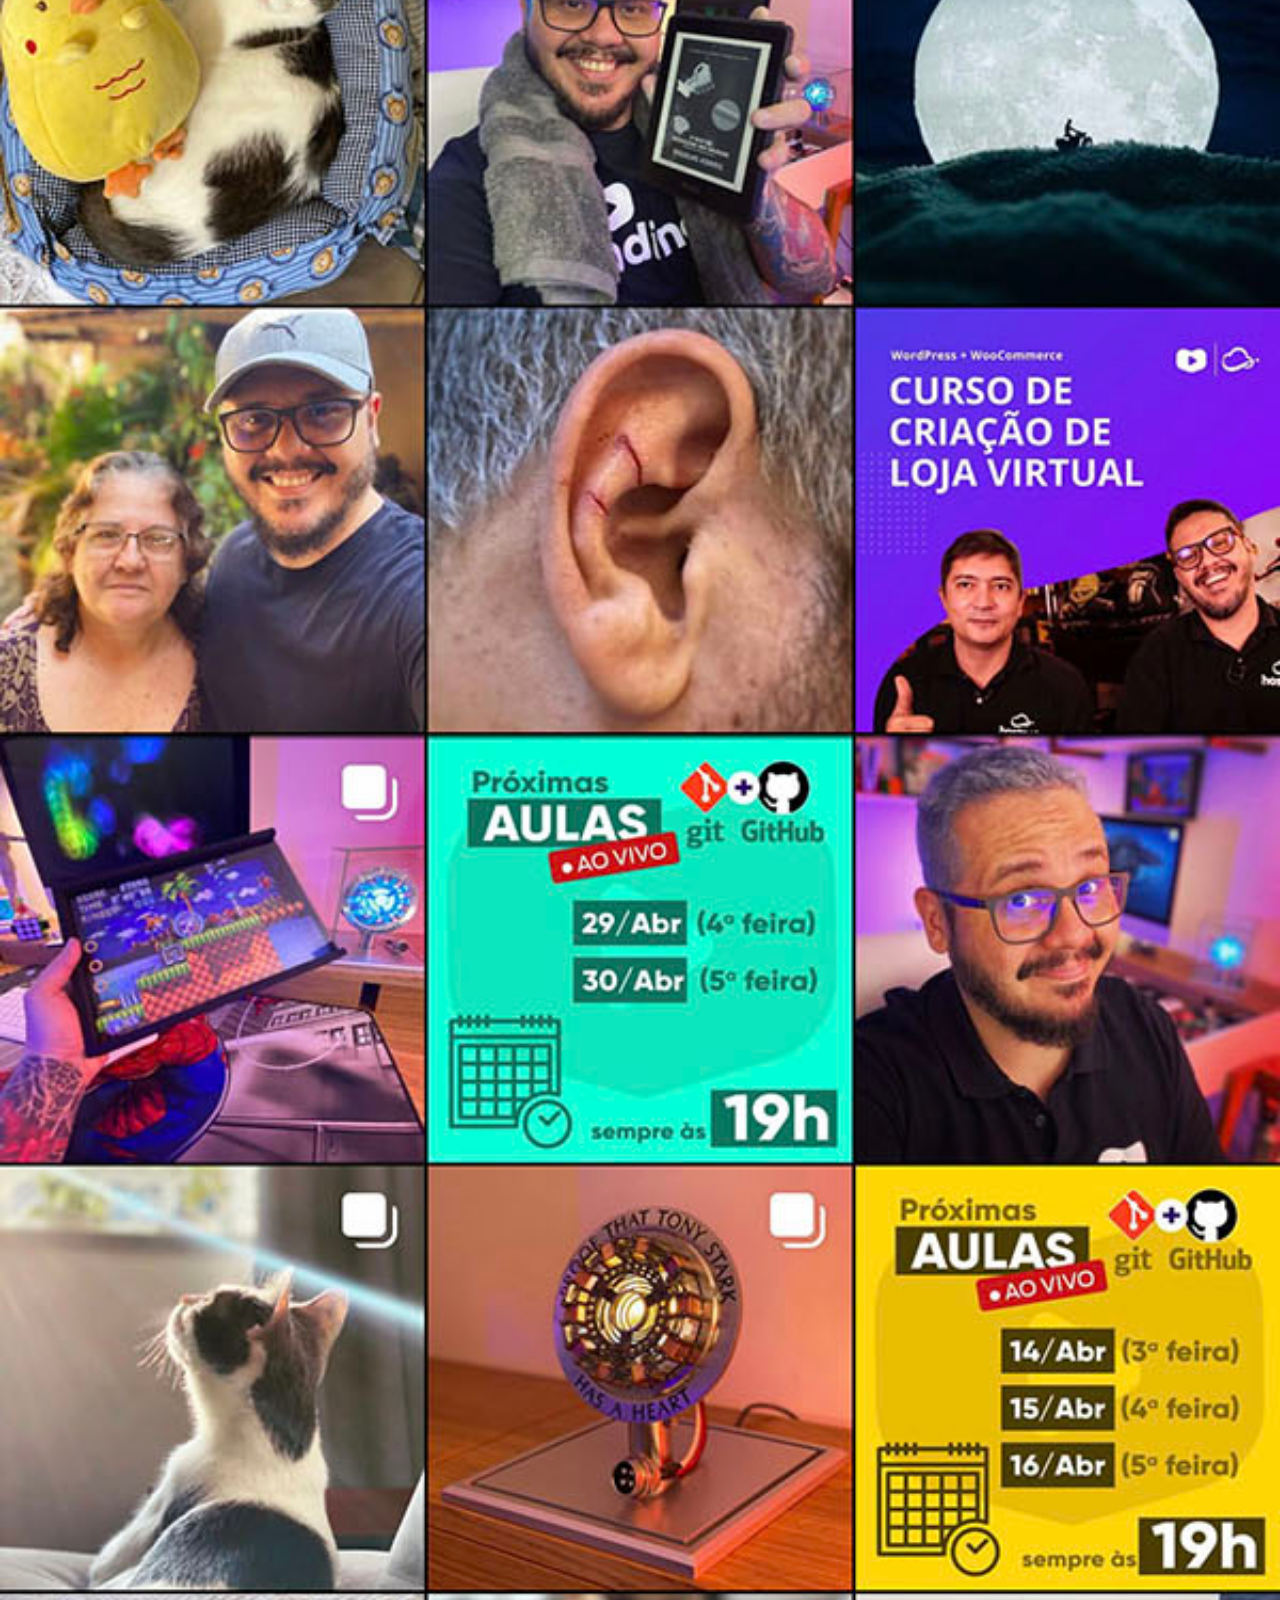
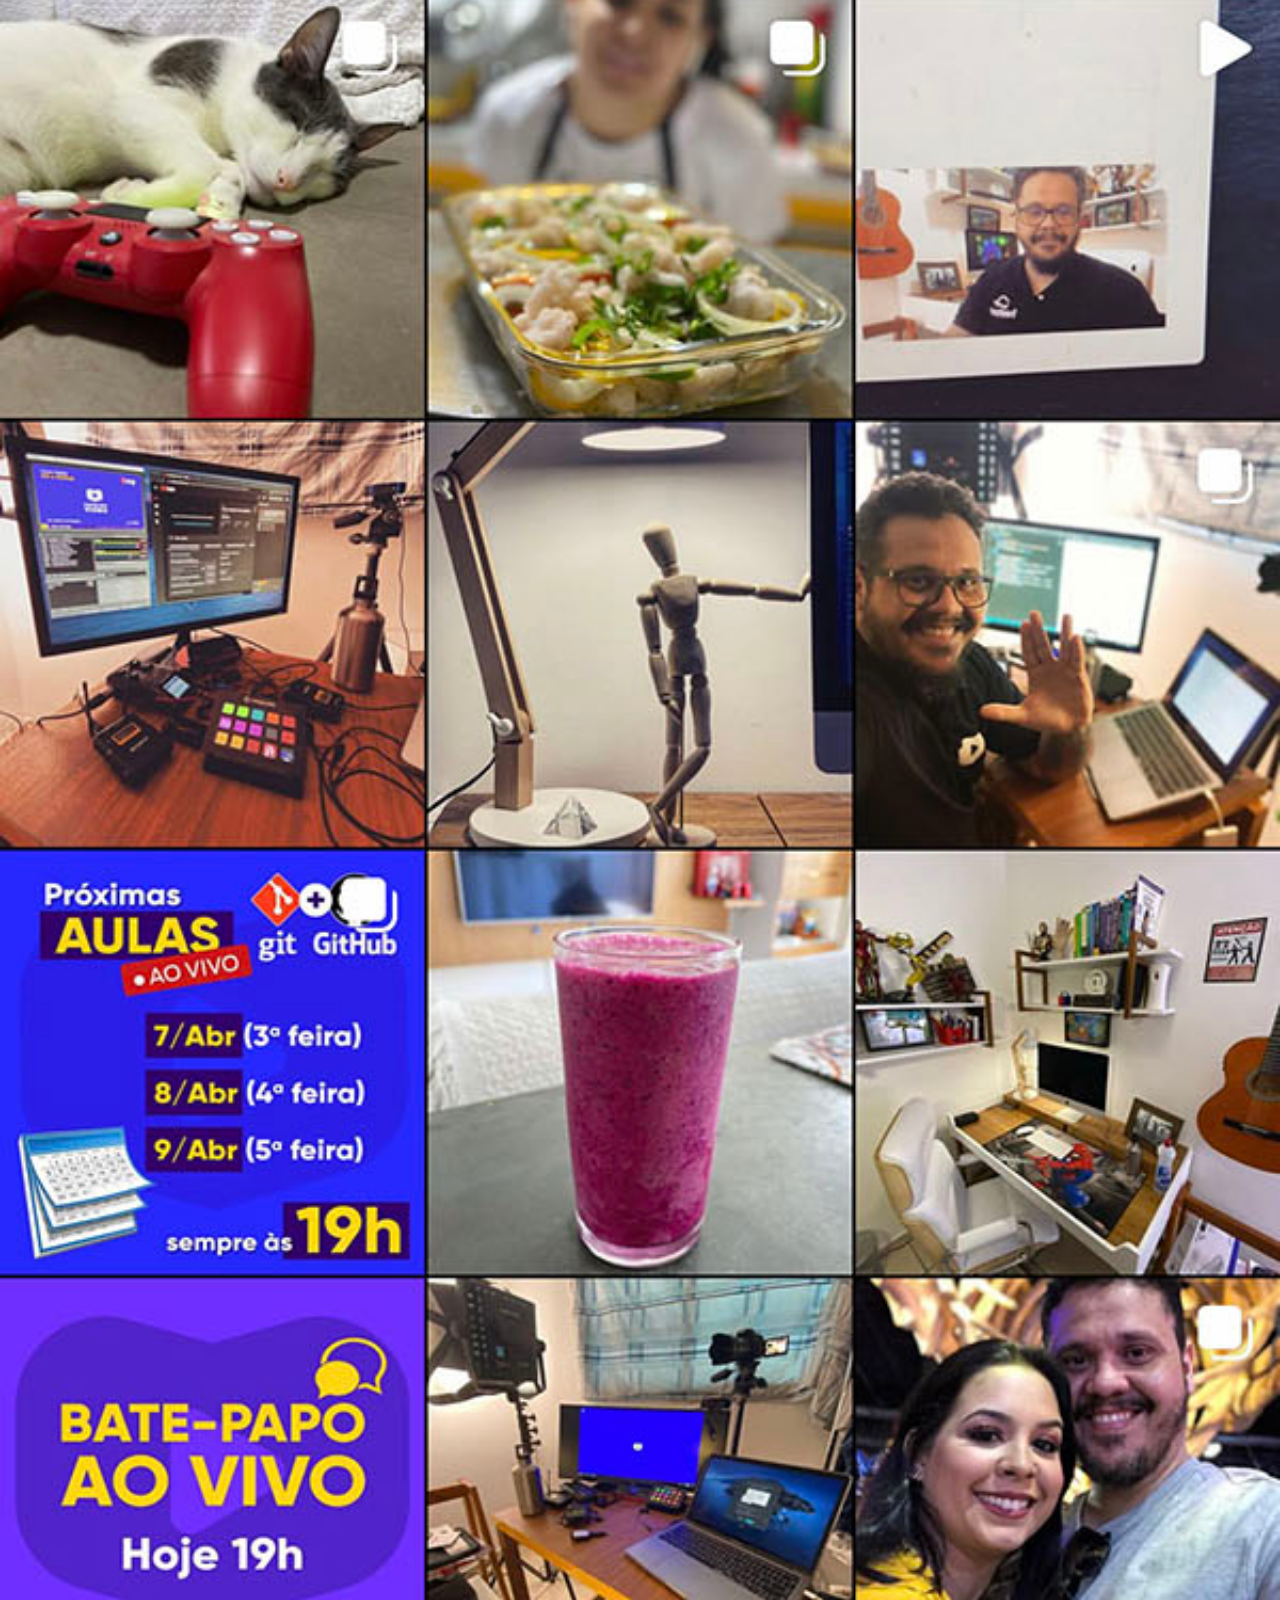
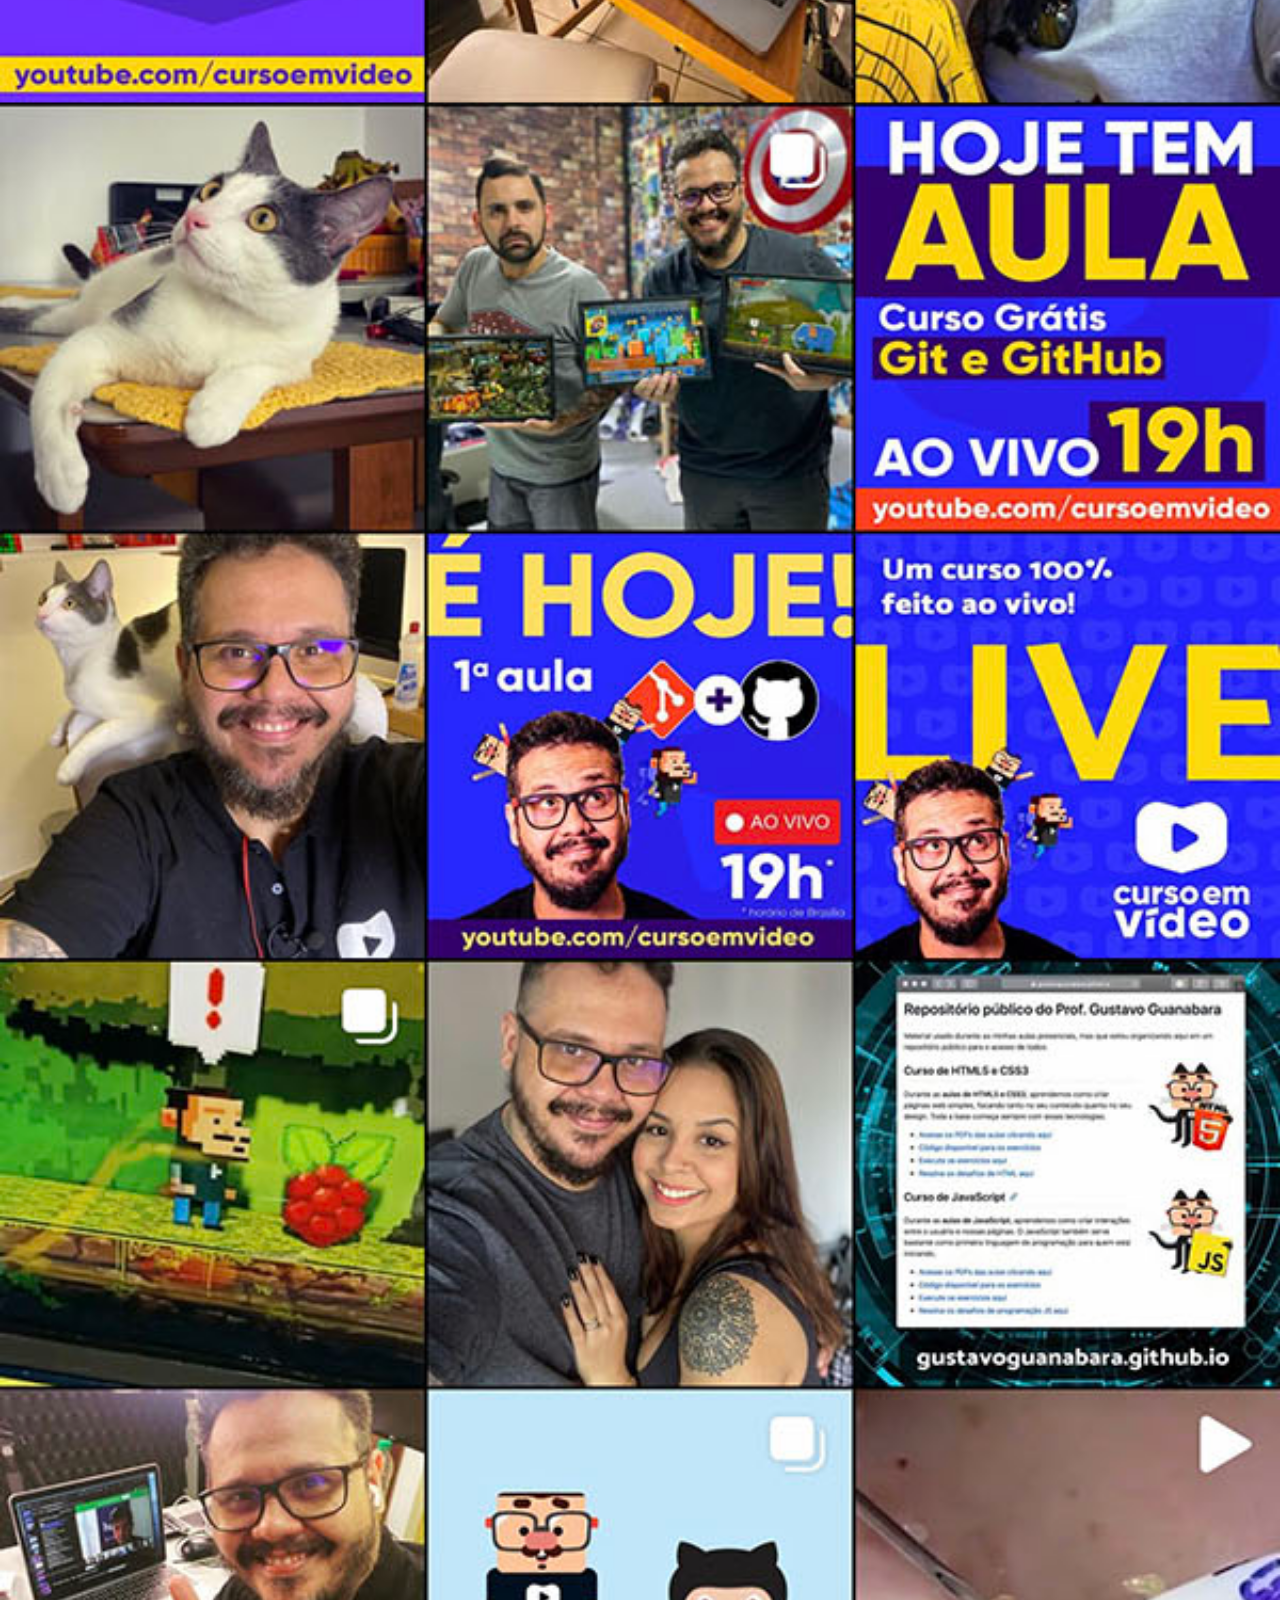
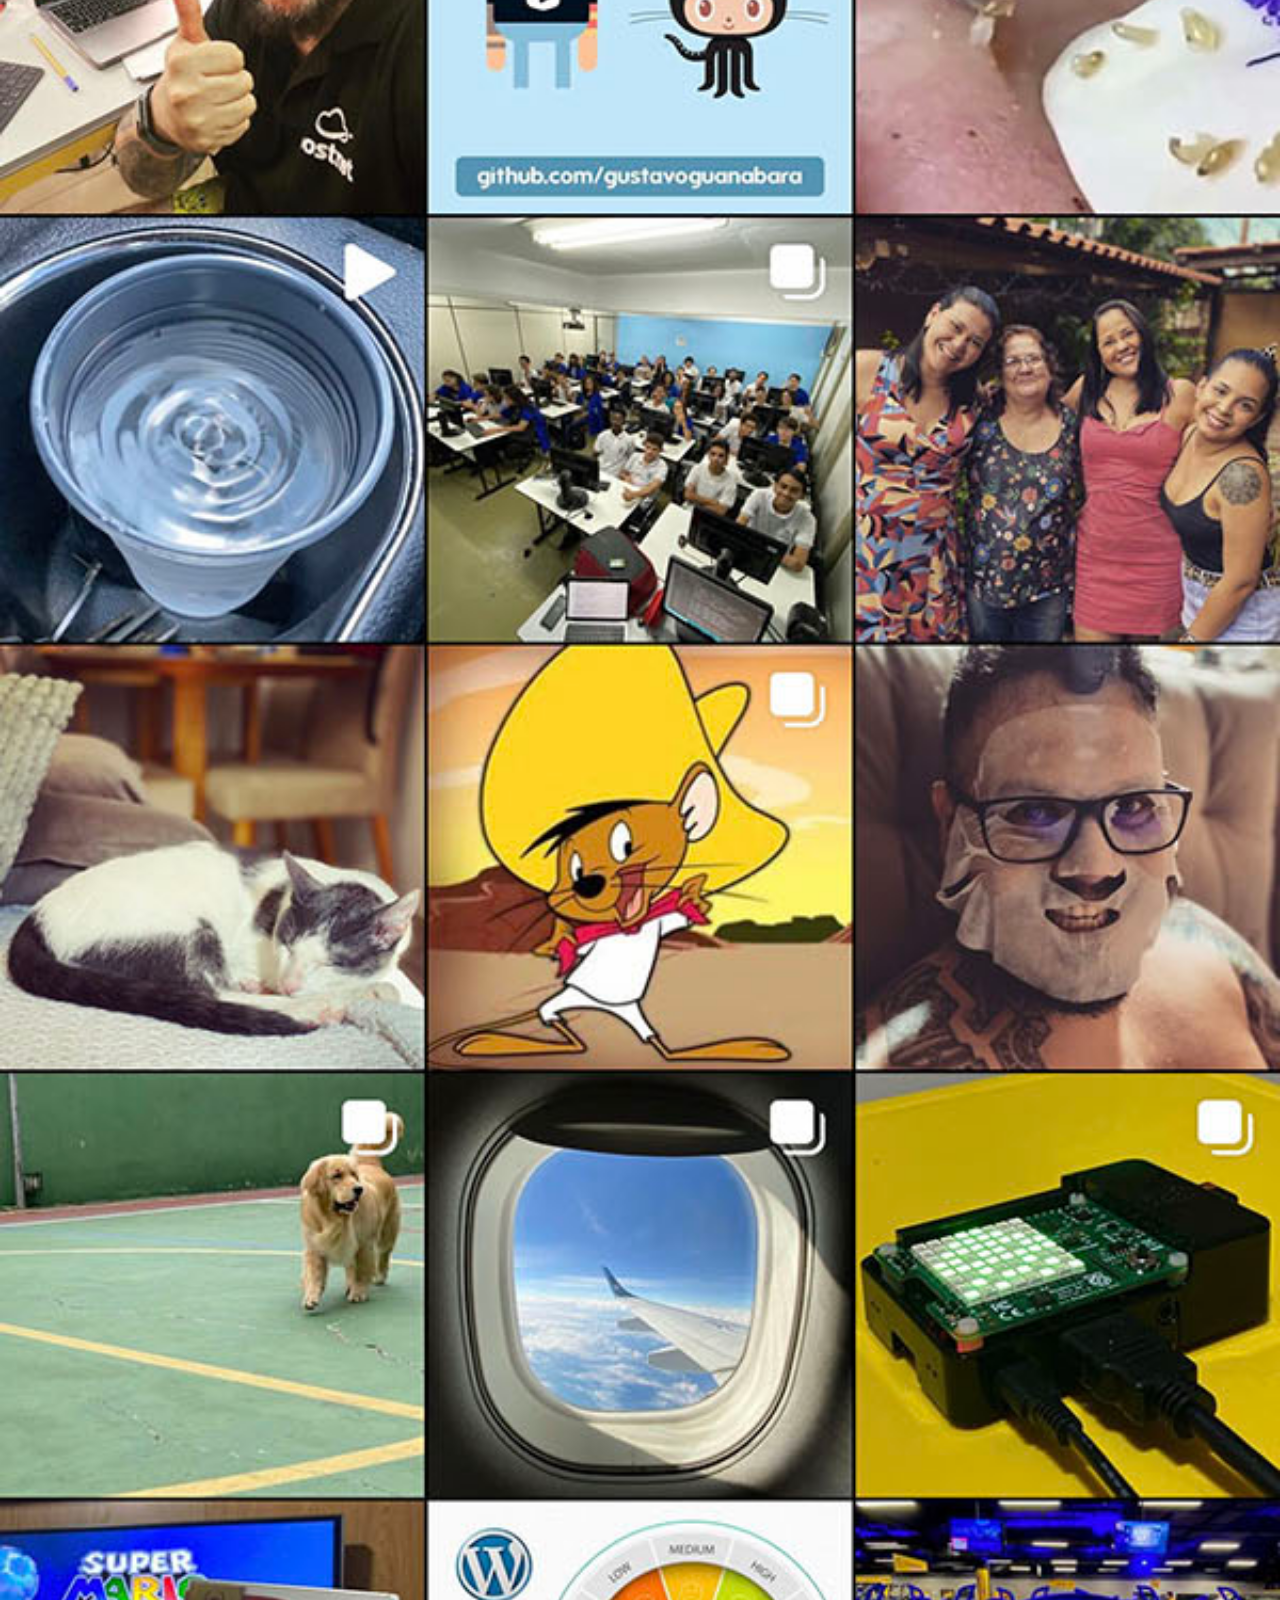
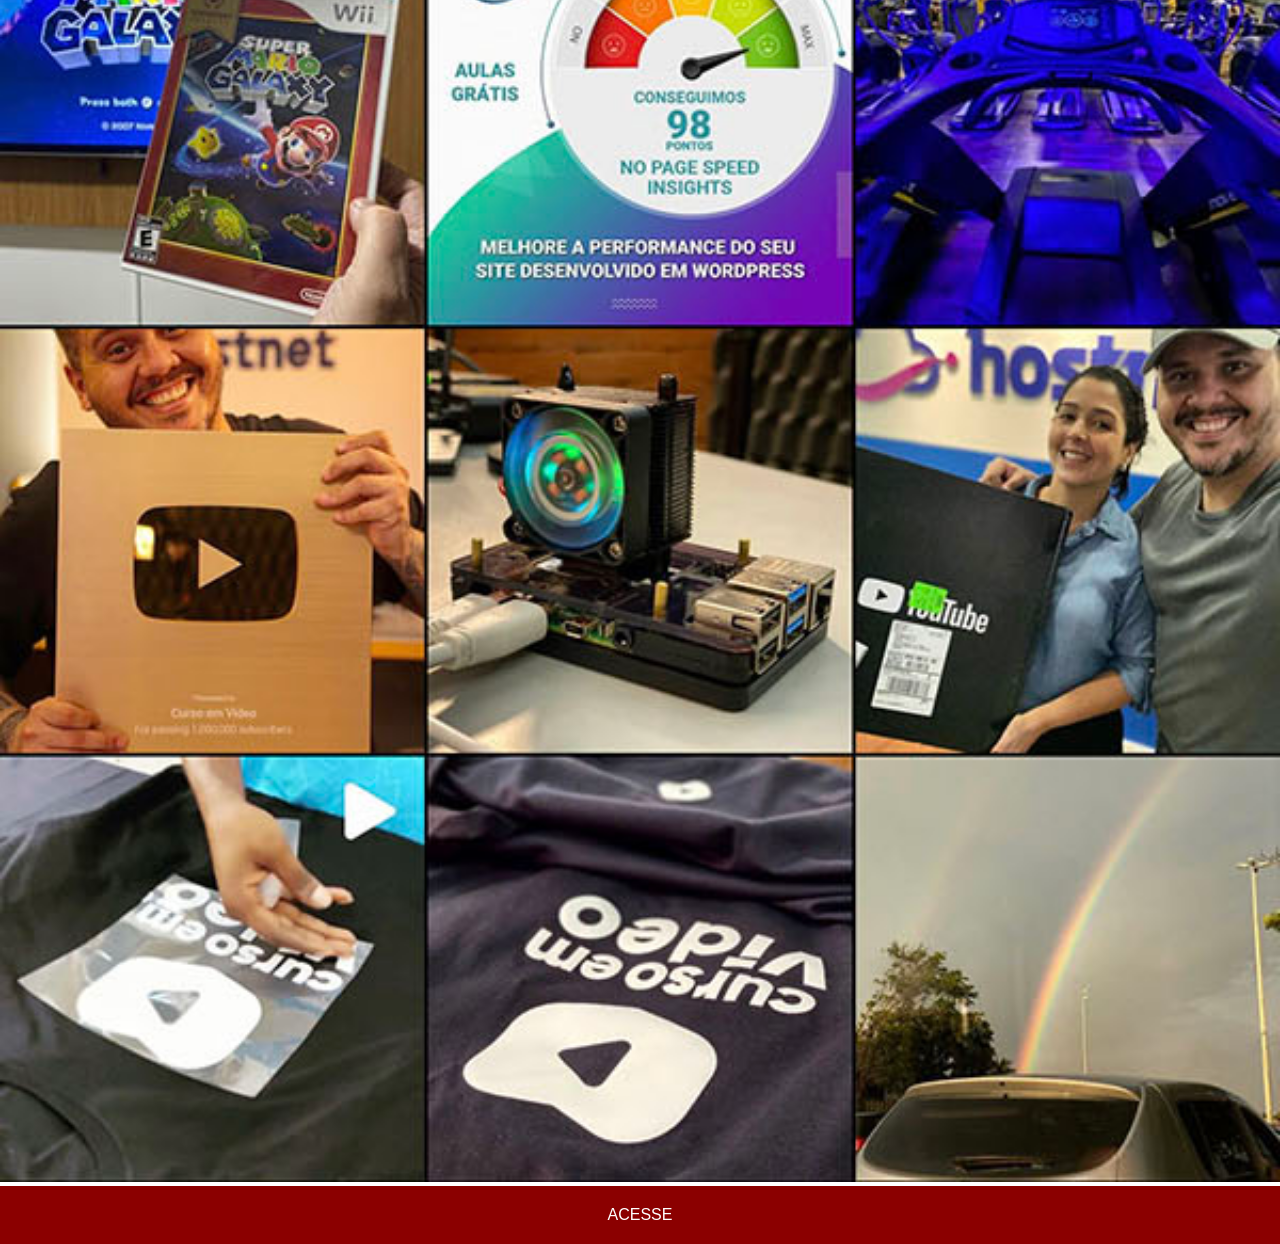
<file: instagram.html>
<!DOCTYPE html>
<html lang="pt-br">
<head>
    <meta charset="UTF-8">
    <meta name="viewport" content="width=device-width, initial-scale=1.0">
    <title>Instagram</title>
    <link rel="stylesheet" href="estilos/social.css">
</head>
<body>
    <img src="imagens/tela-instagram.jpg" alt=""><a href="https://www.instagram.com/gustavoguanabara/" target="_blank">ACESSE</a>
</body>
</html>
</file>
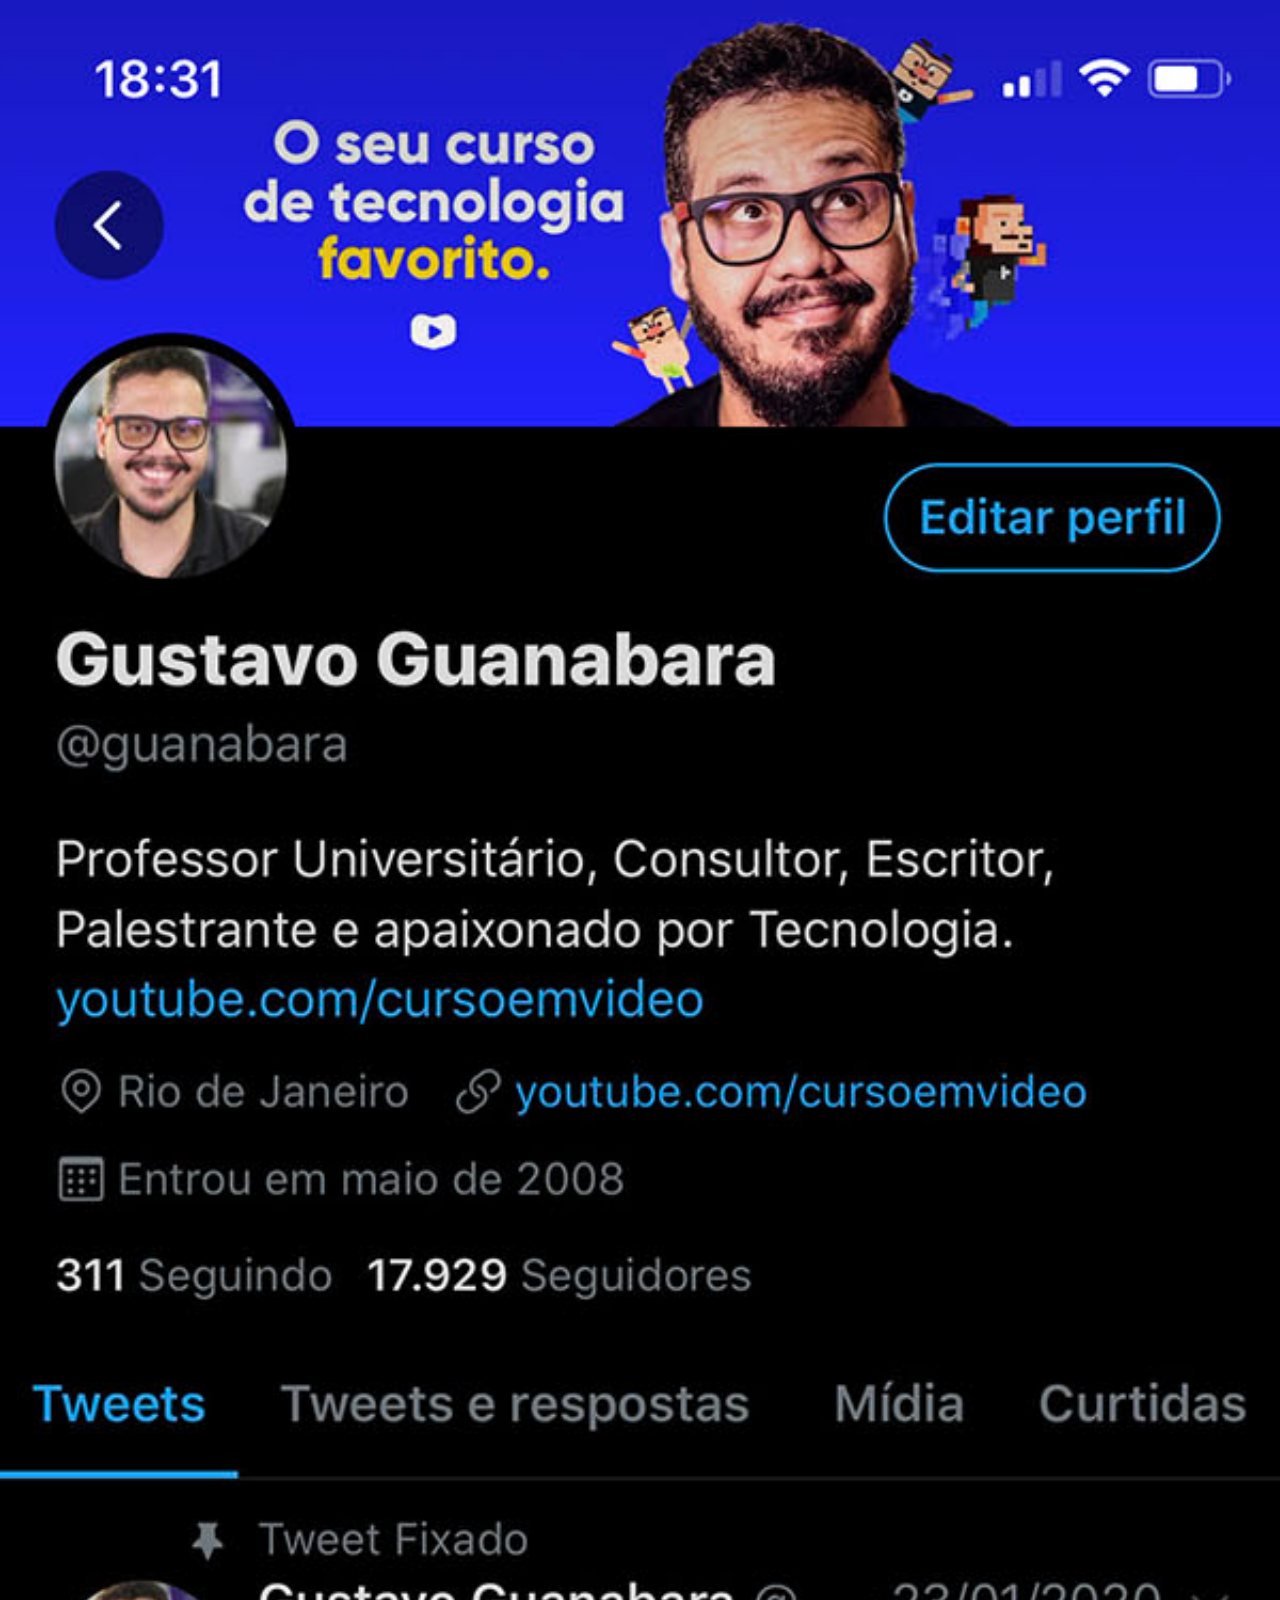
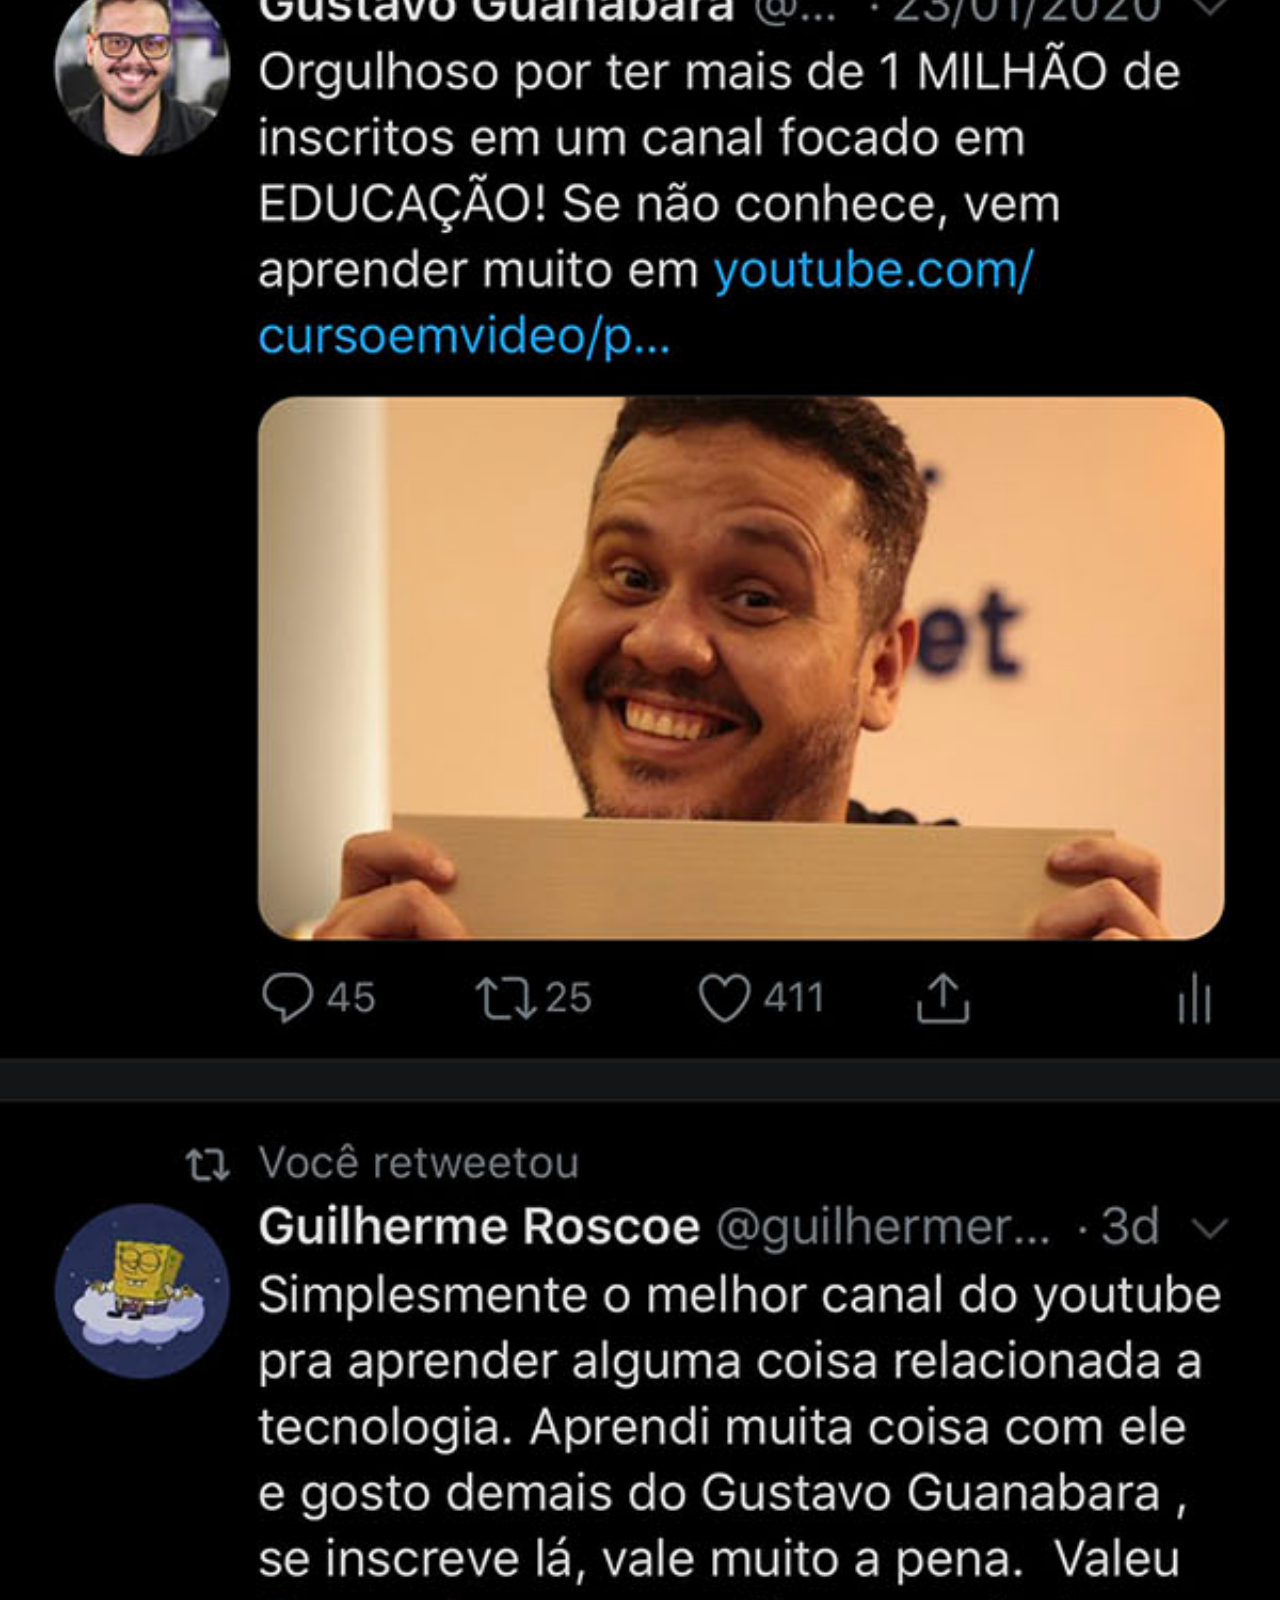
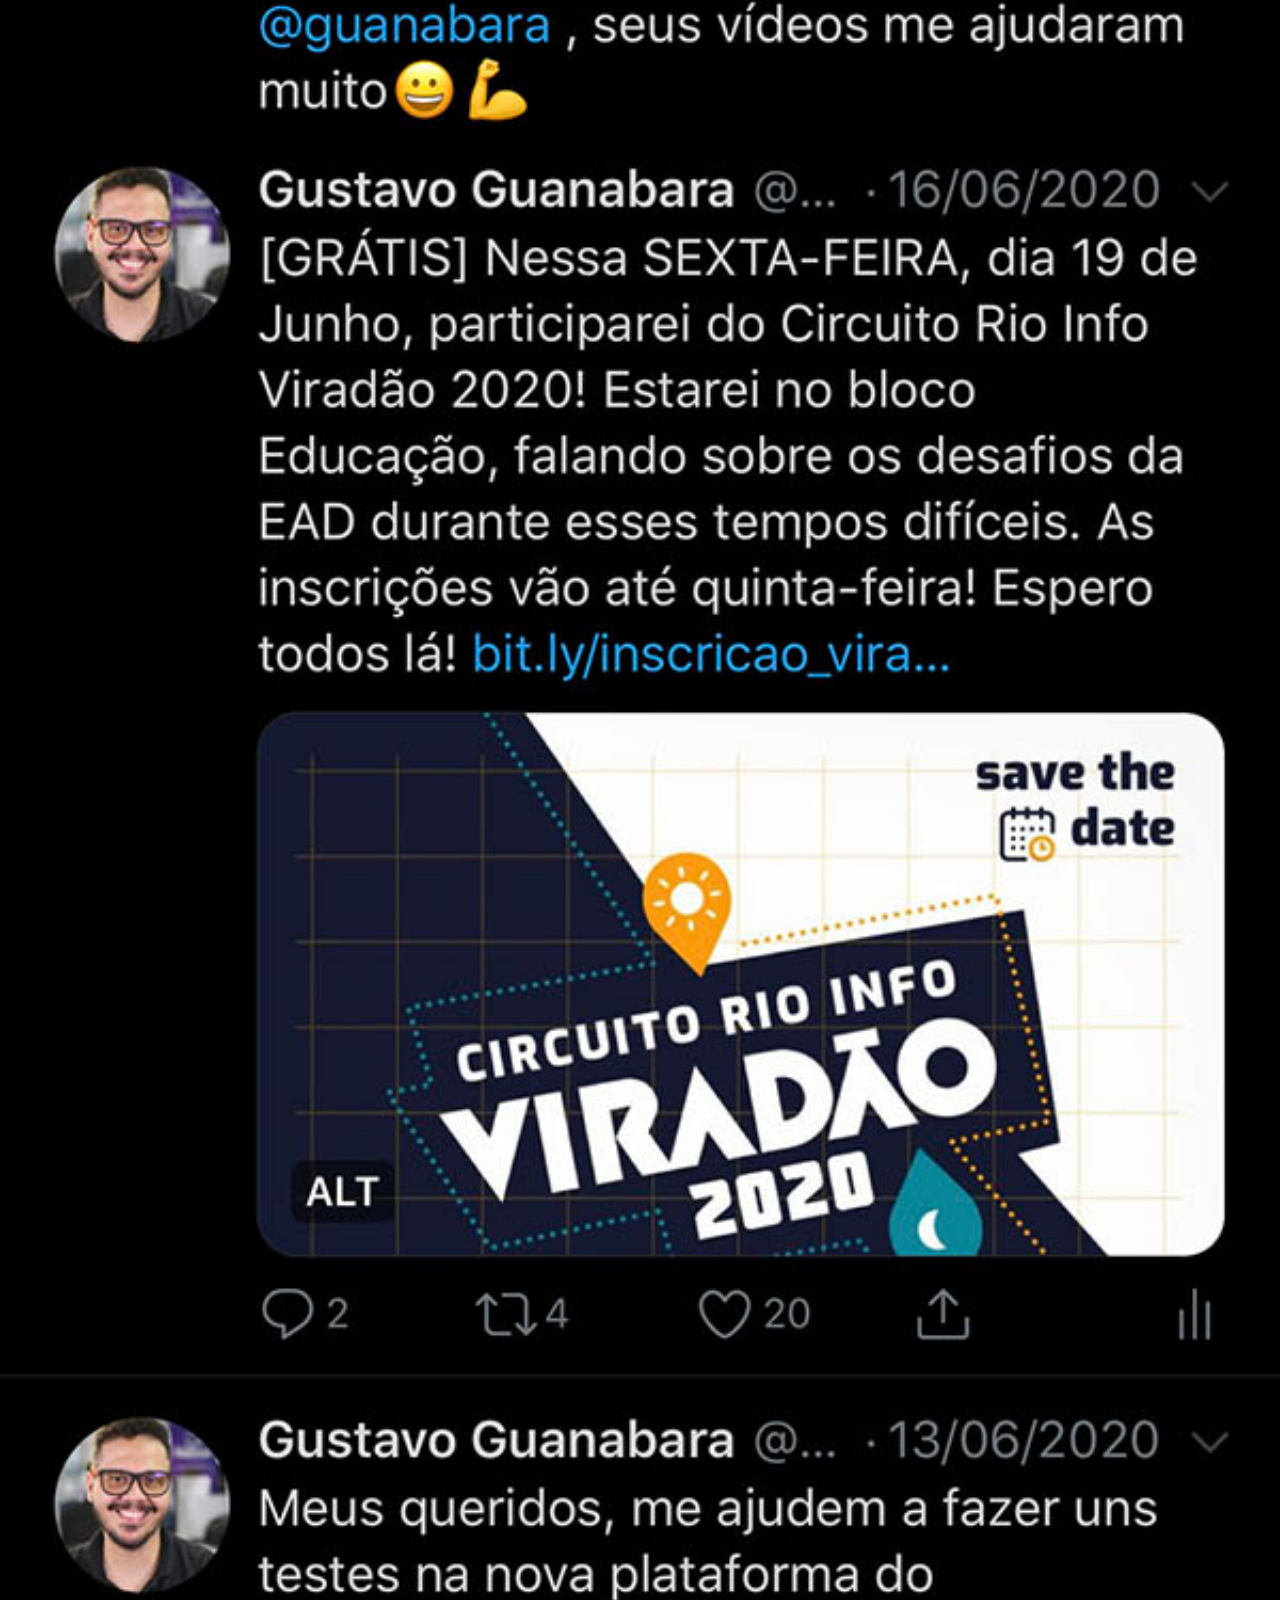
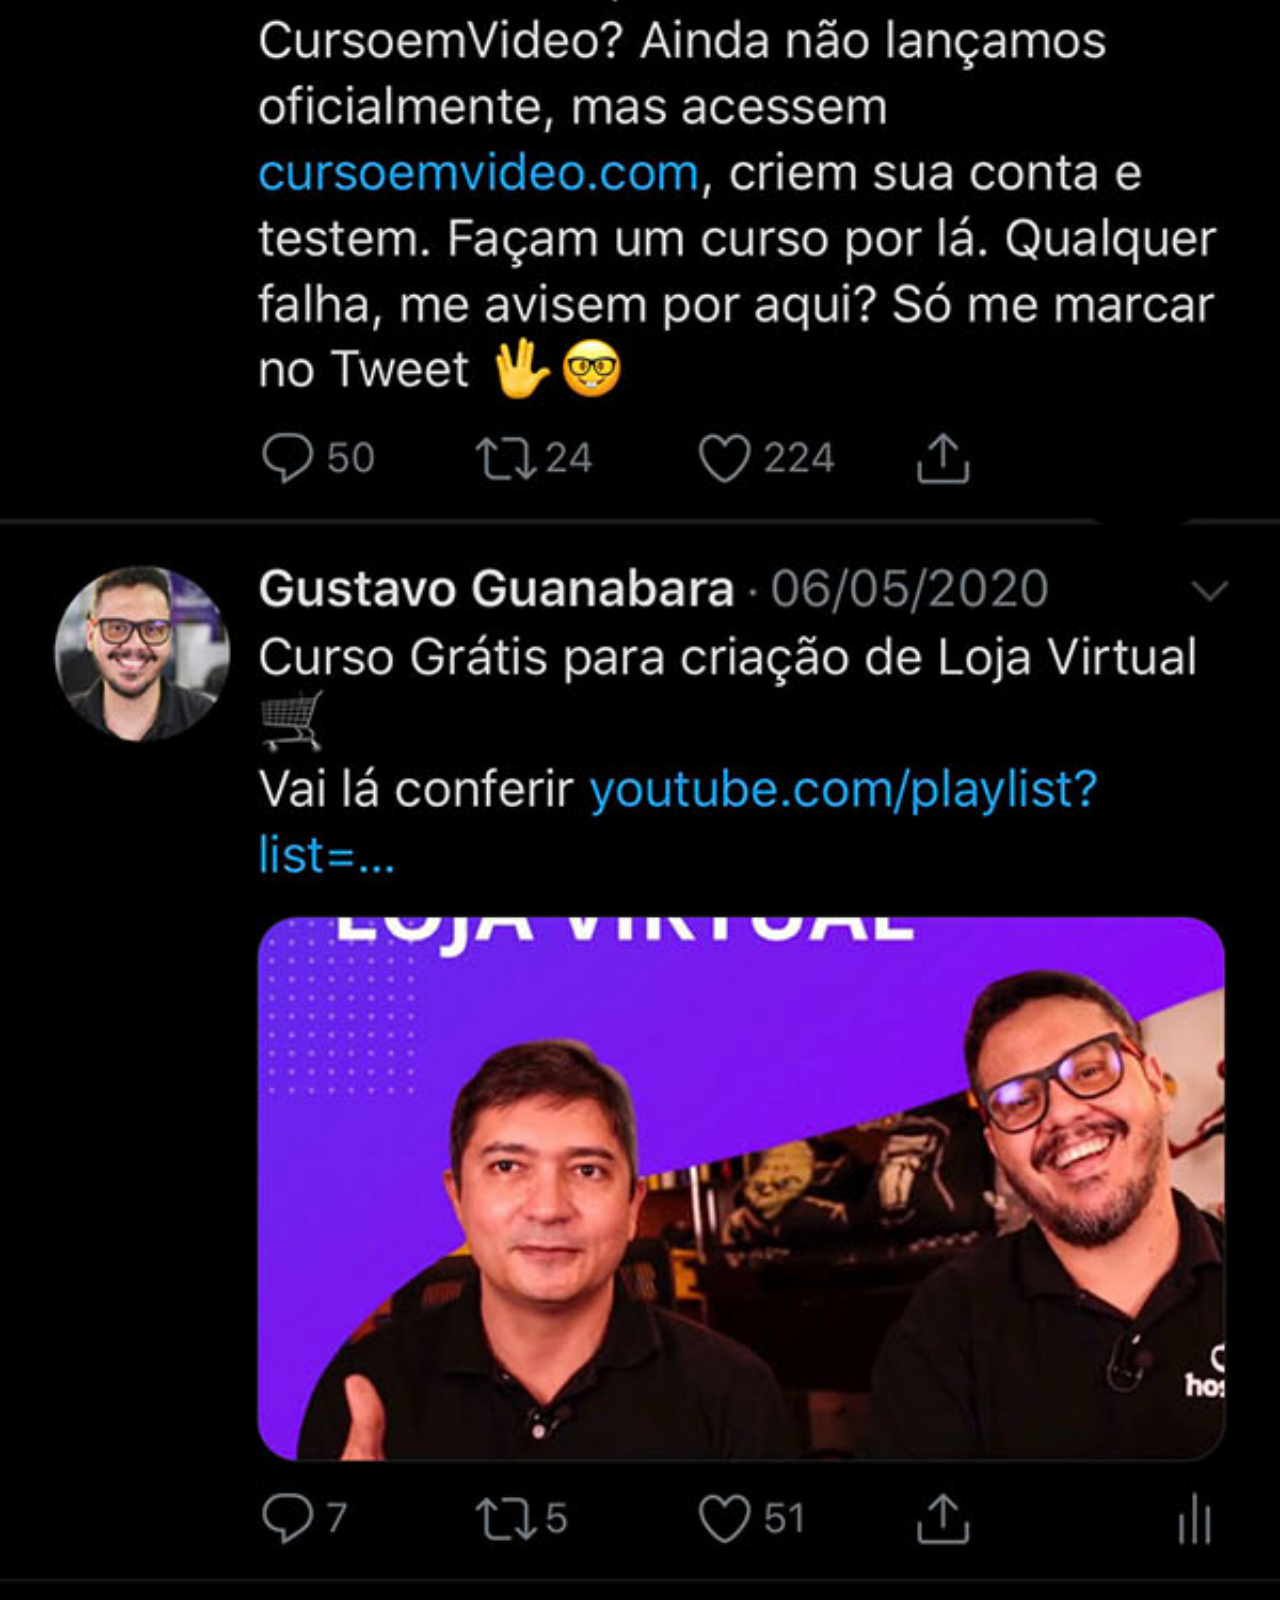
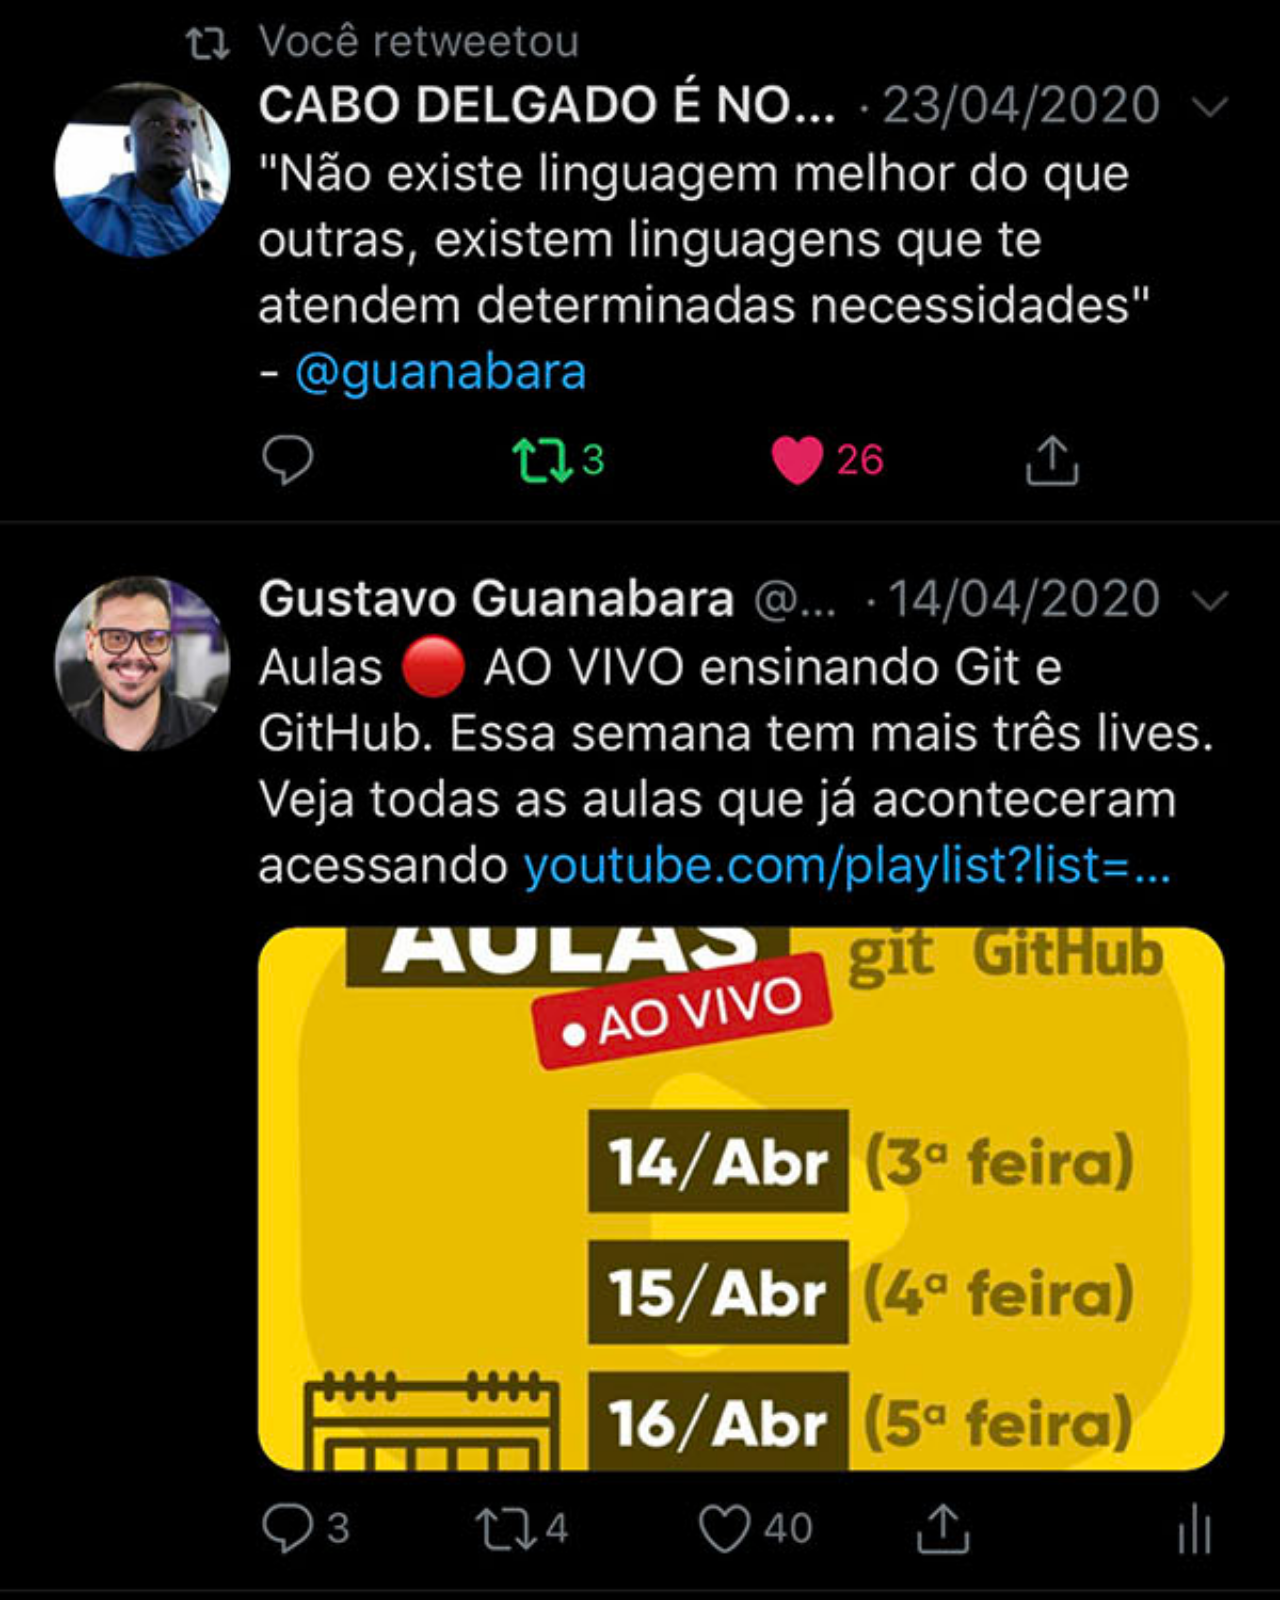
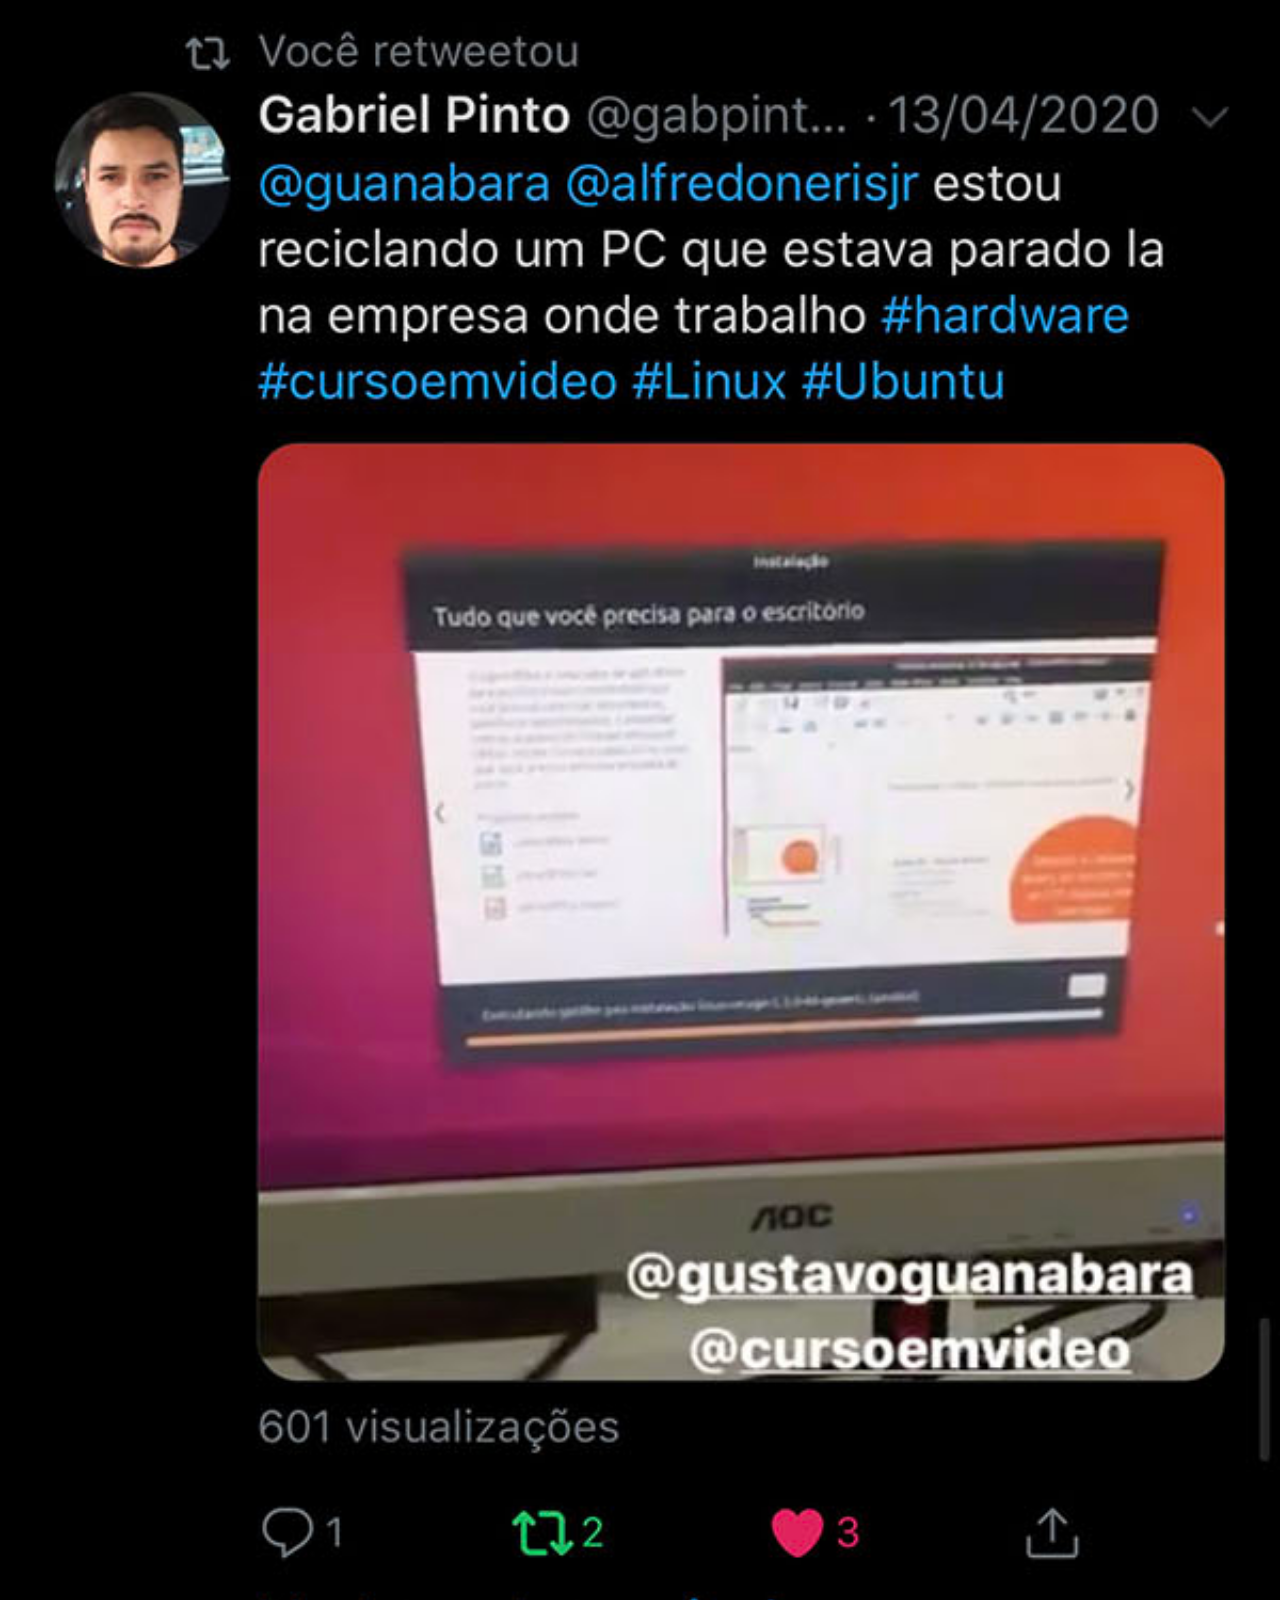
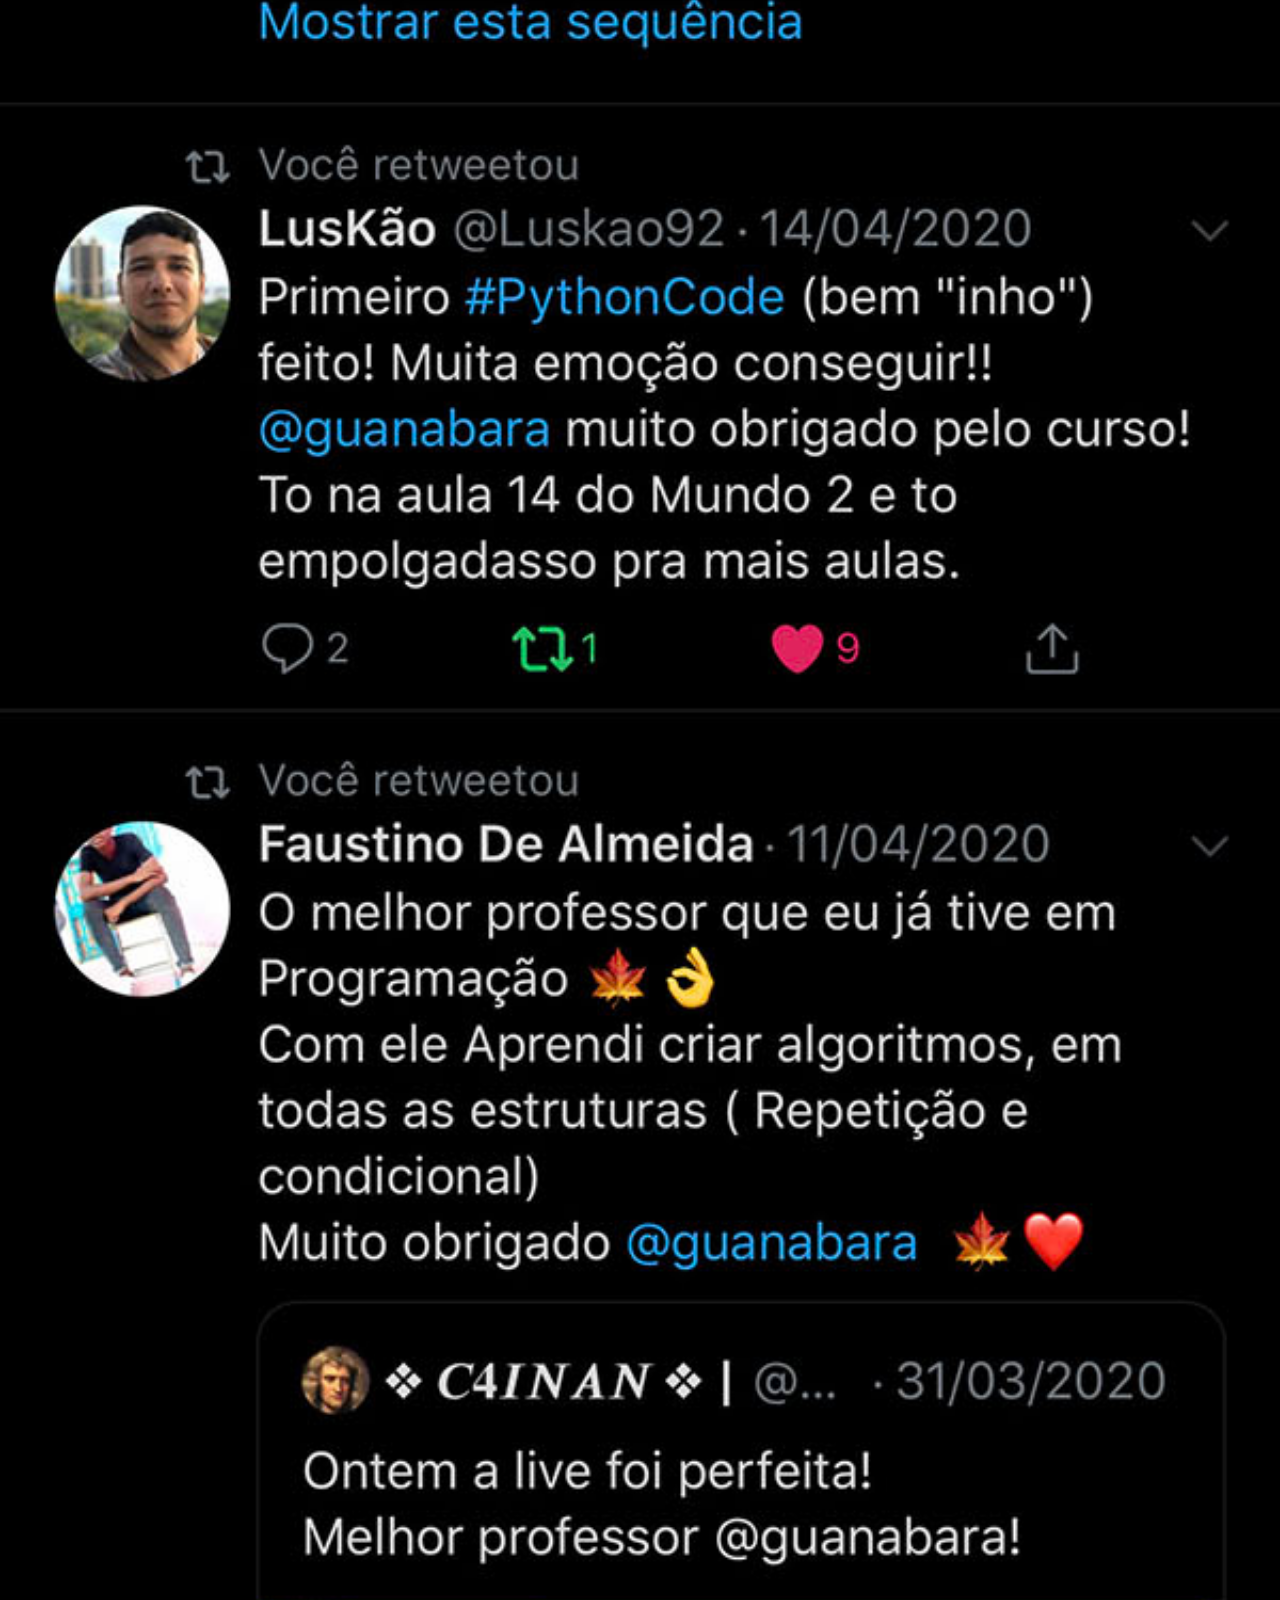
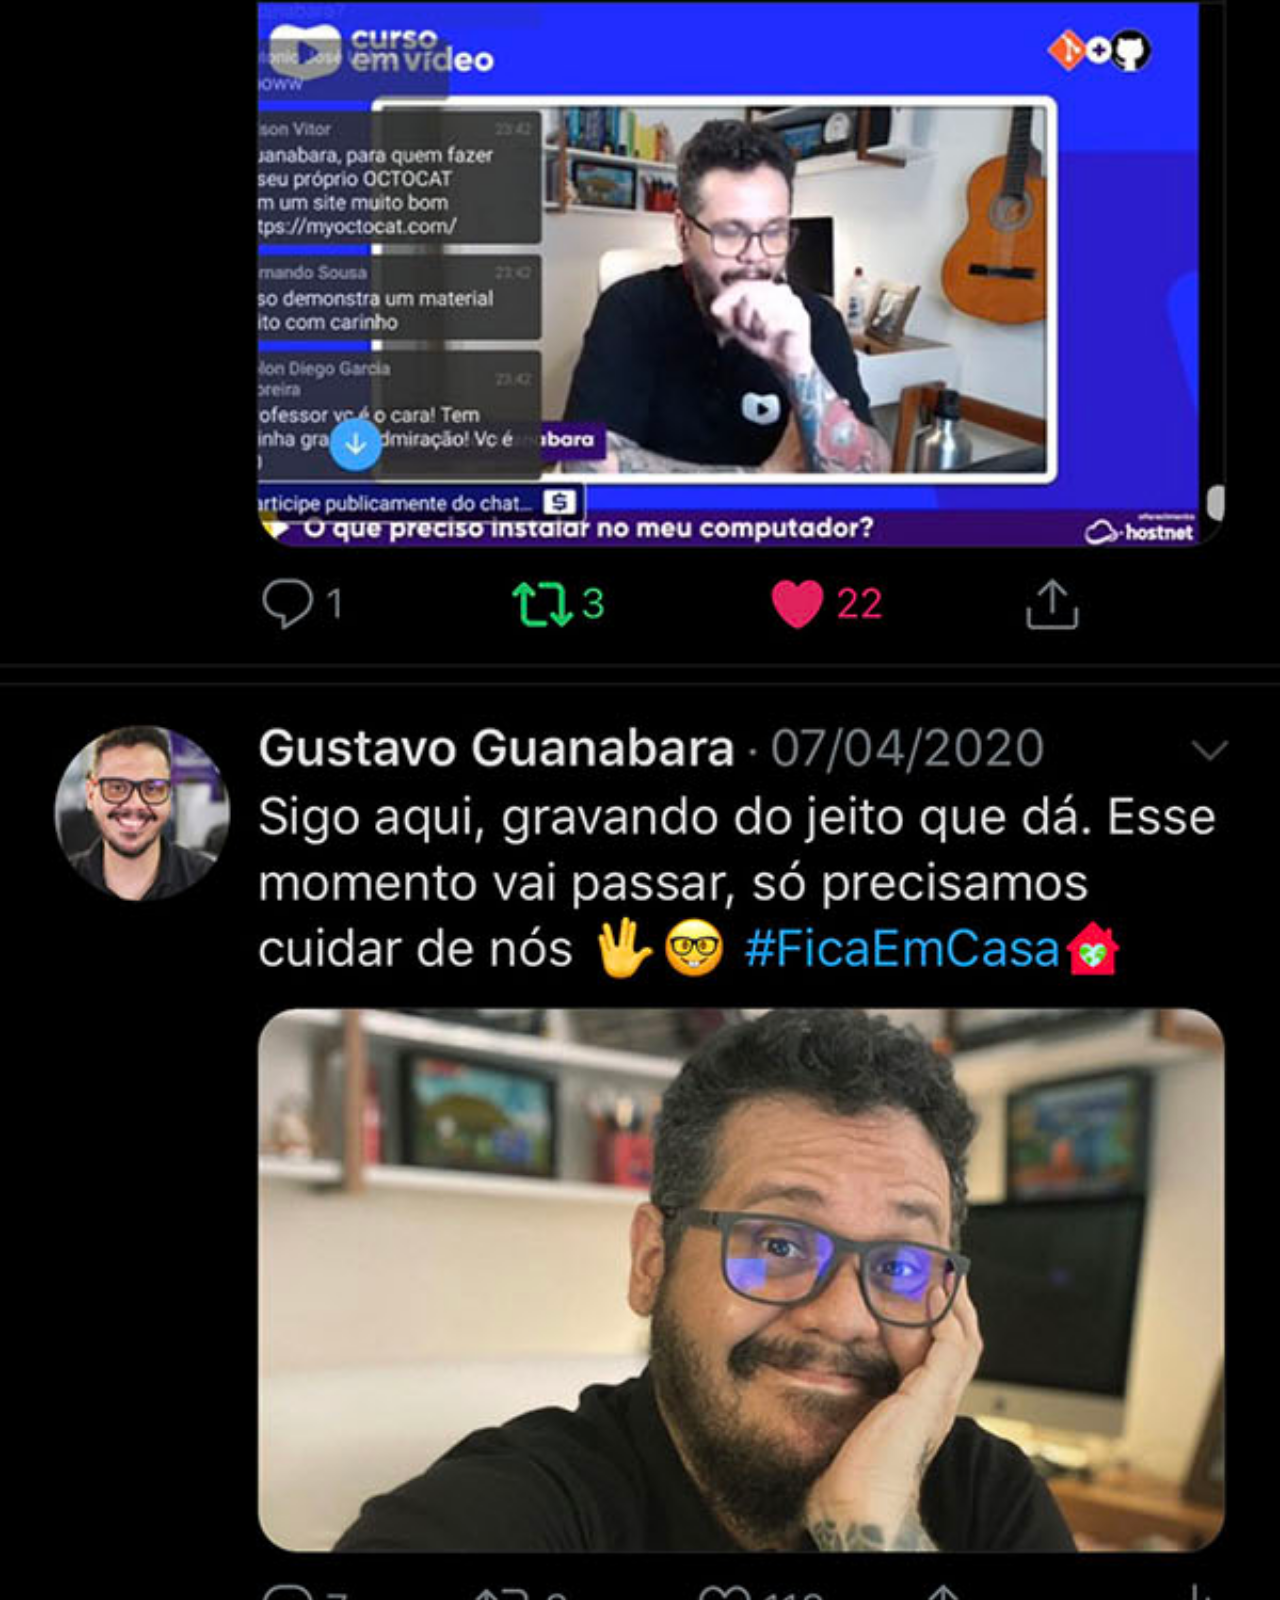
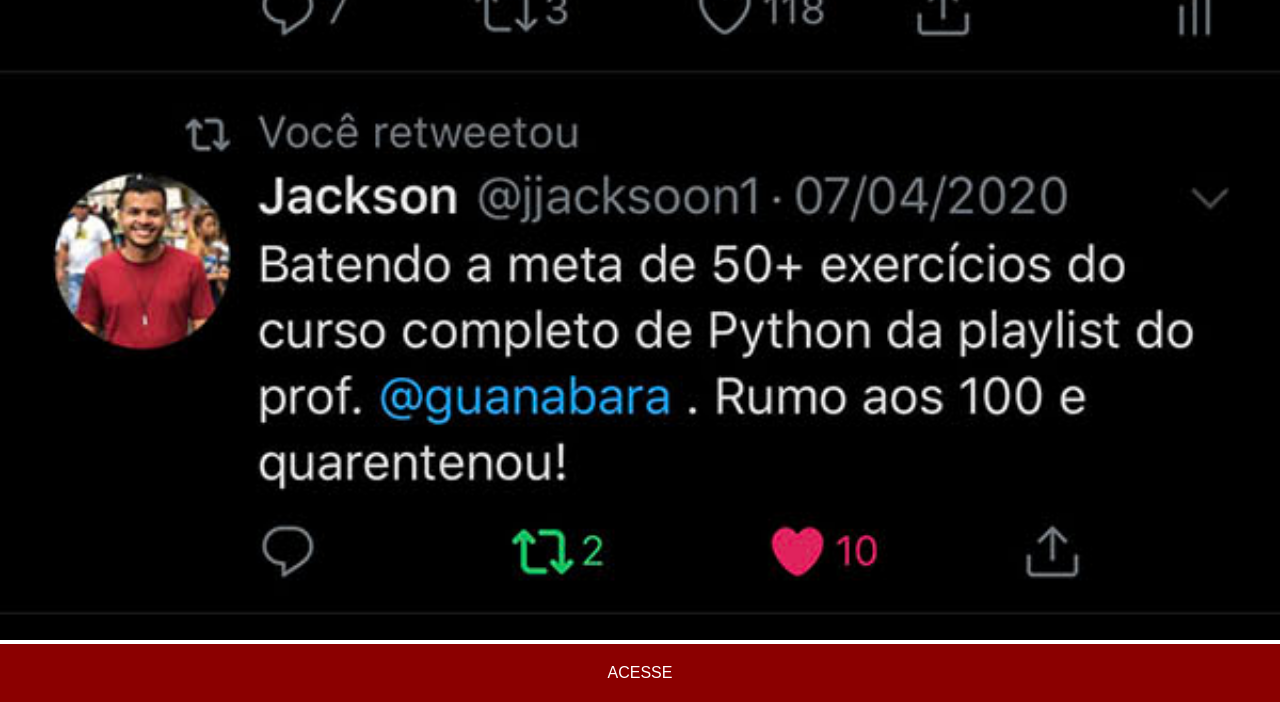
<file: twitter.html>
<!DOCTYPE html>
<html lang="pt-br">
<head>
    <meta charset="UTF-8">
    <meta name="viewport" content="width=device-width, initial-scale=1.0">
    <title>Twitter</title>
    <link rel="stylesheet" href="estilos/social.css">
</head>
<body>
    <img src="imagens/tela-twitter.jpg" alt=""><a href="https://x.com/guanabara" target="_blank">ACESSE</a>
</body>
</html>
</file>
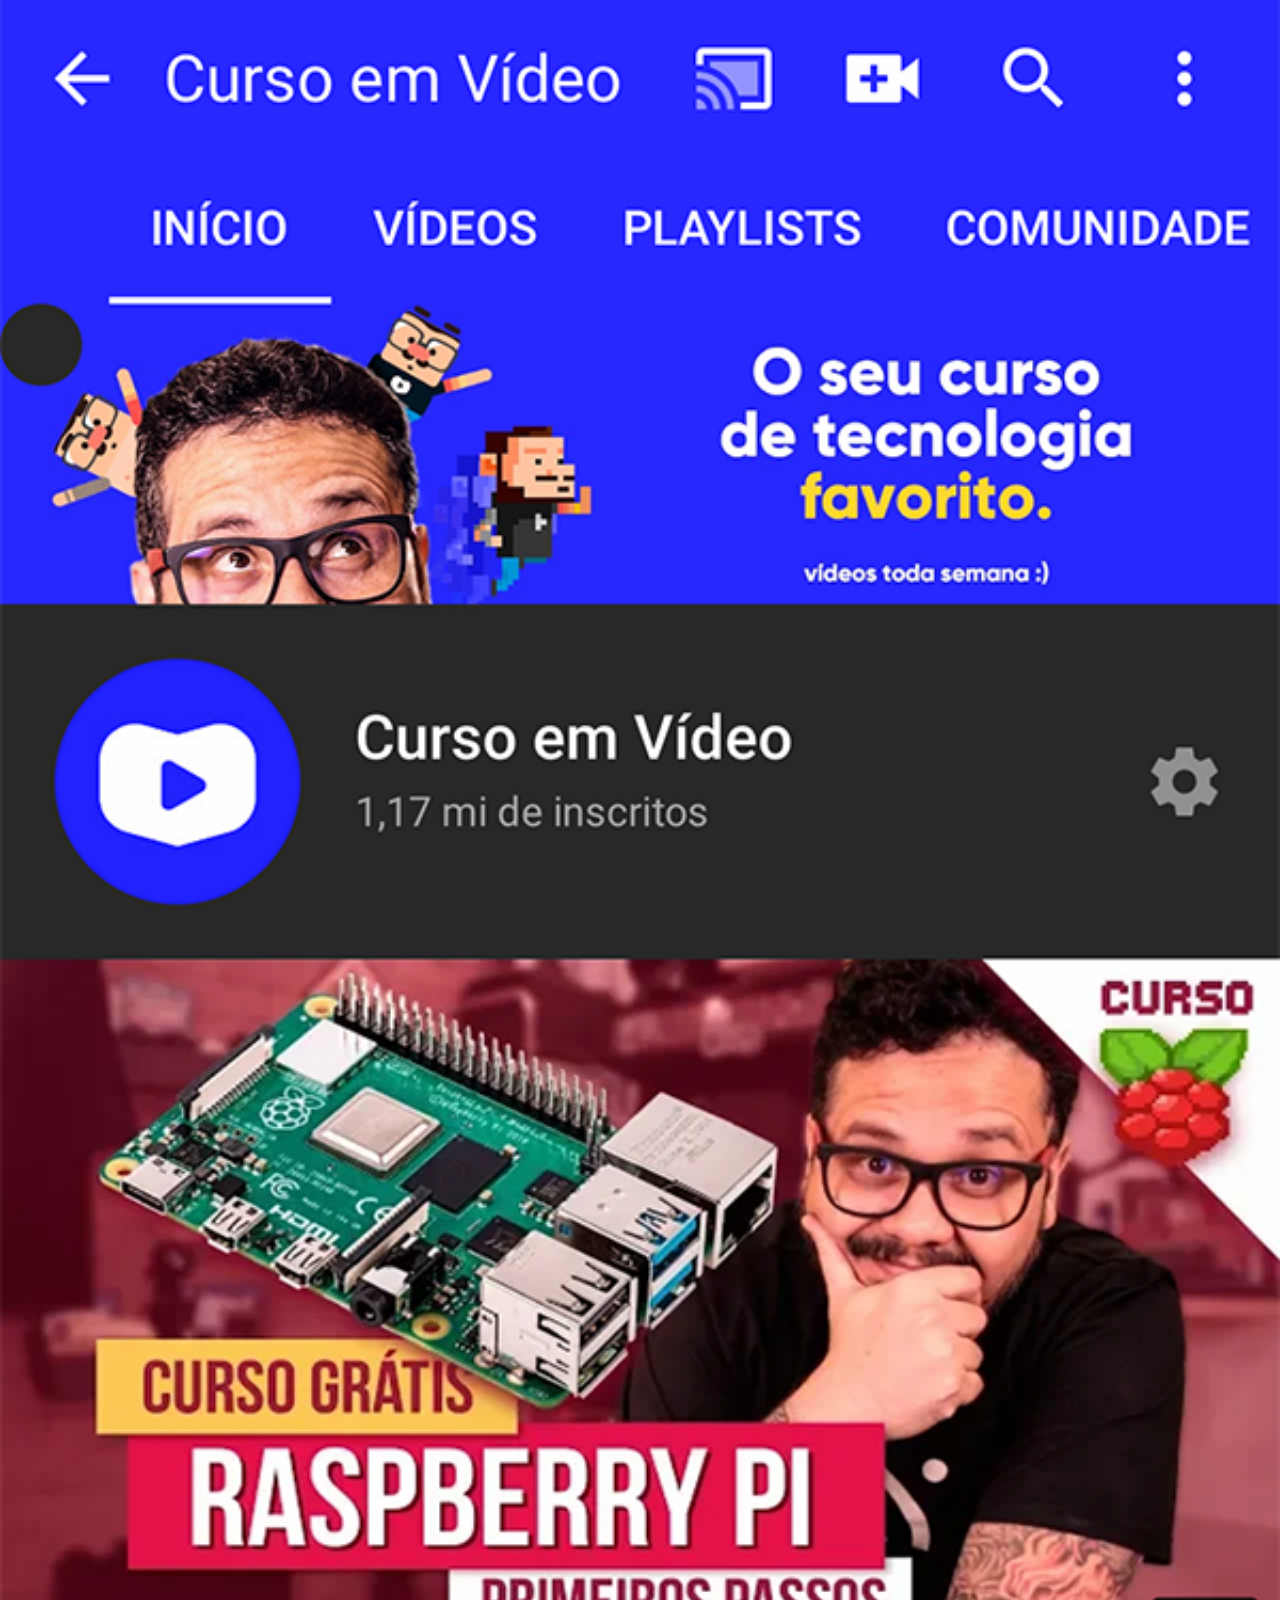
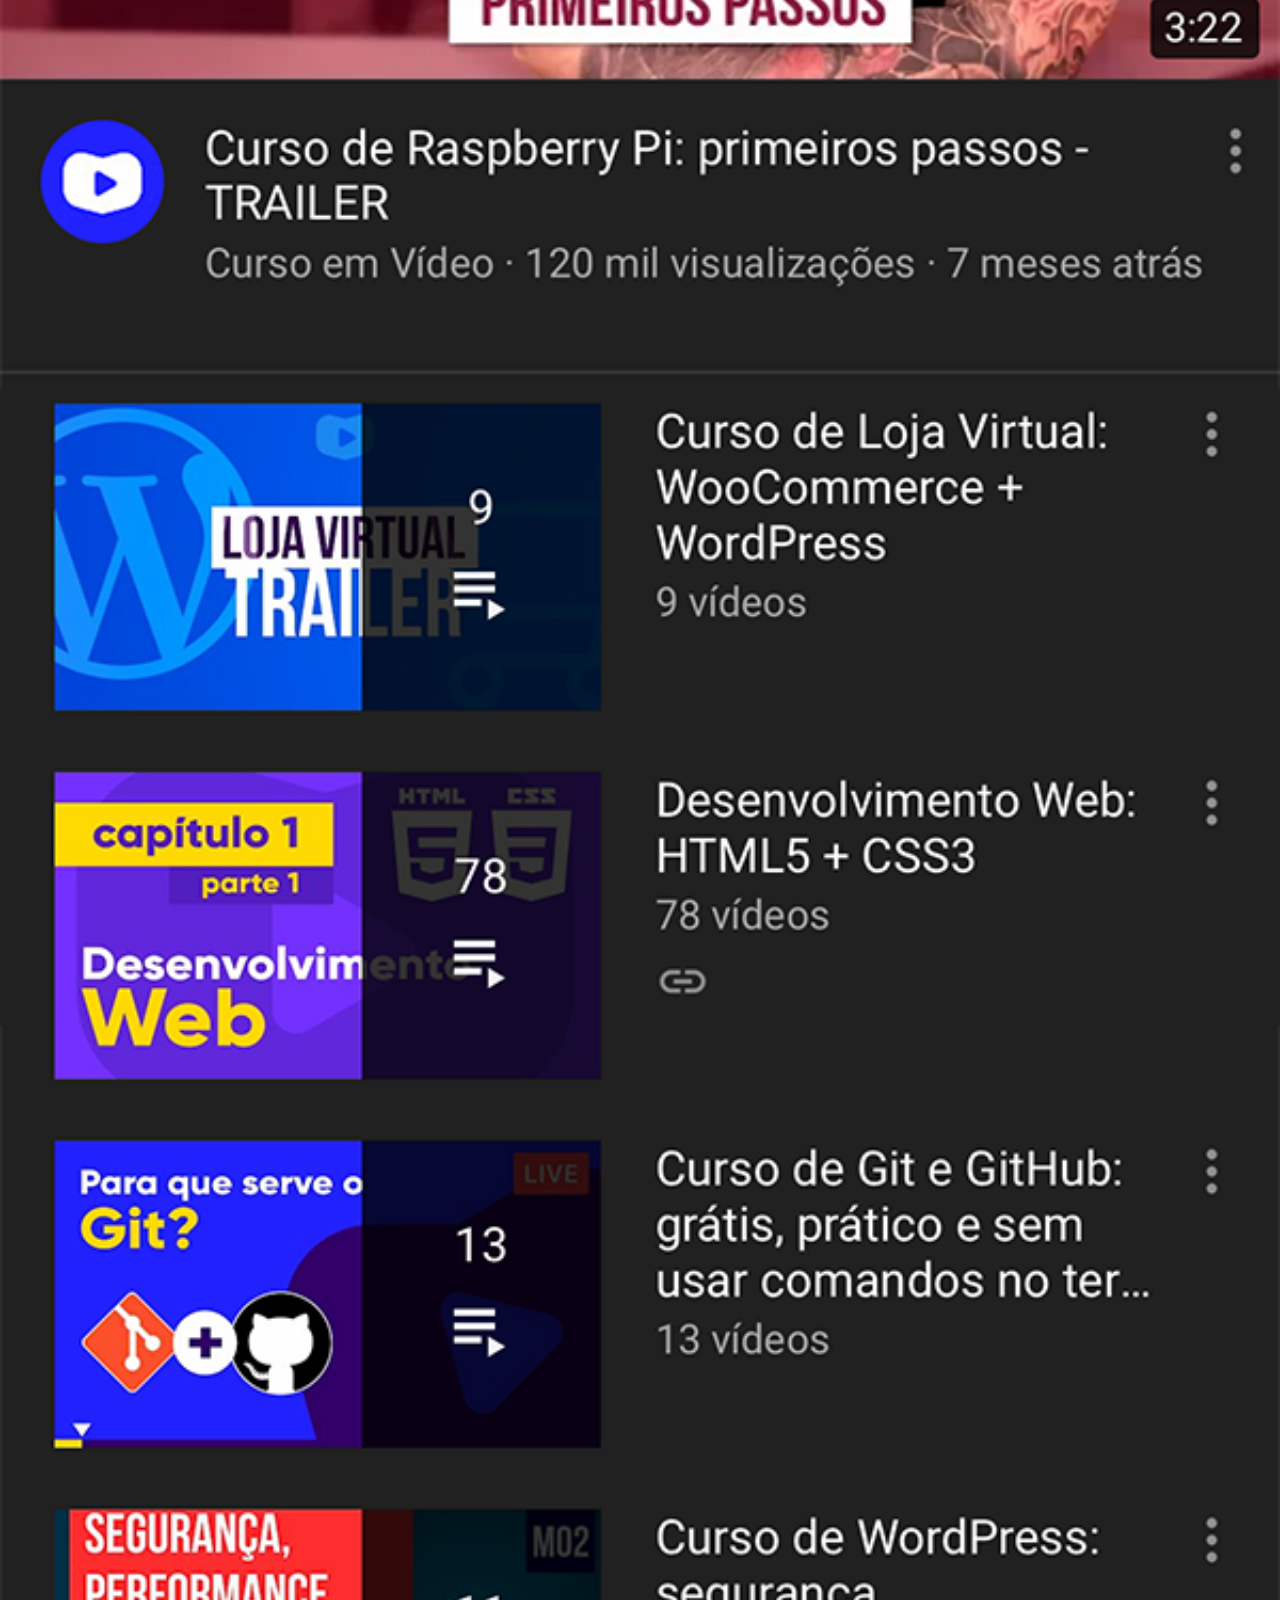
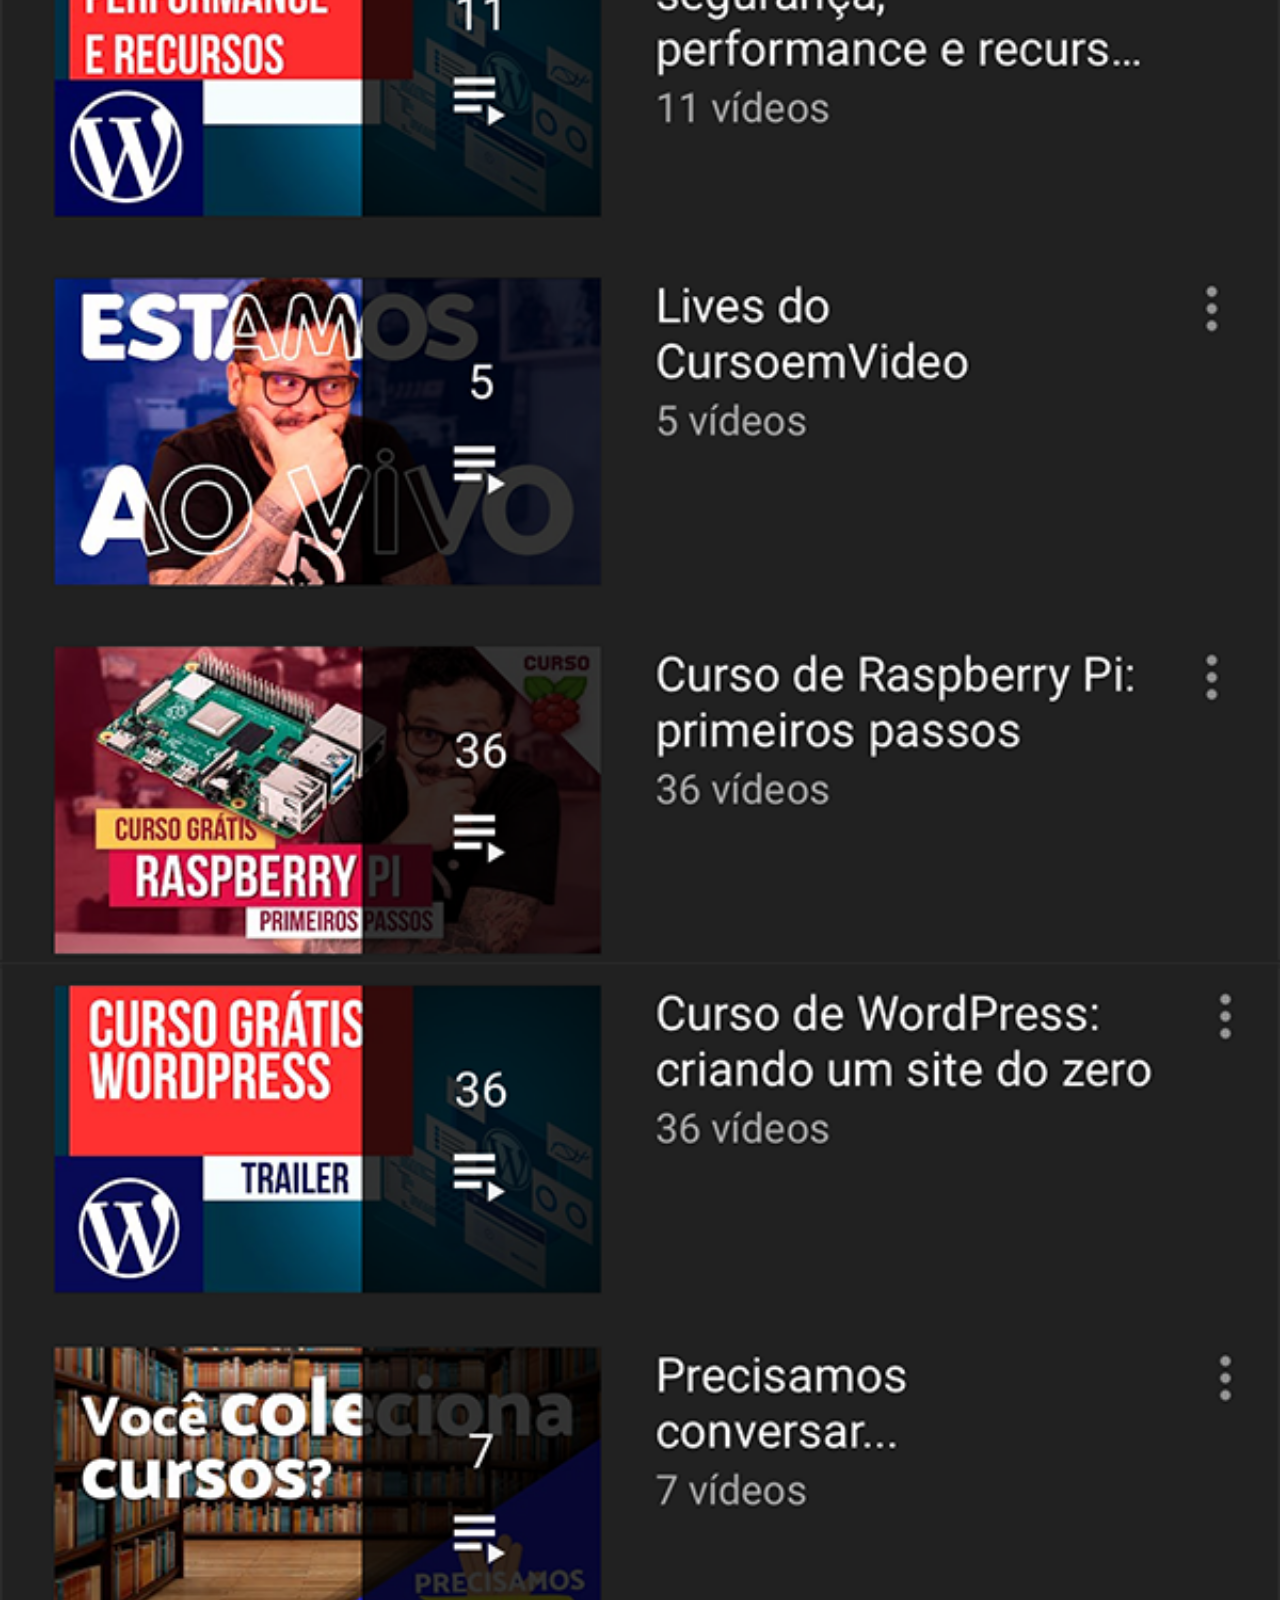
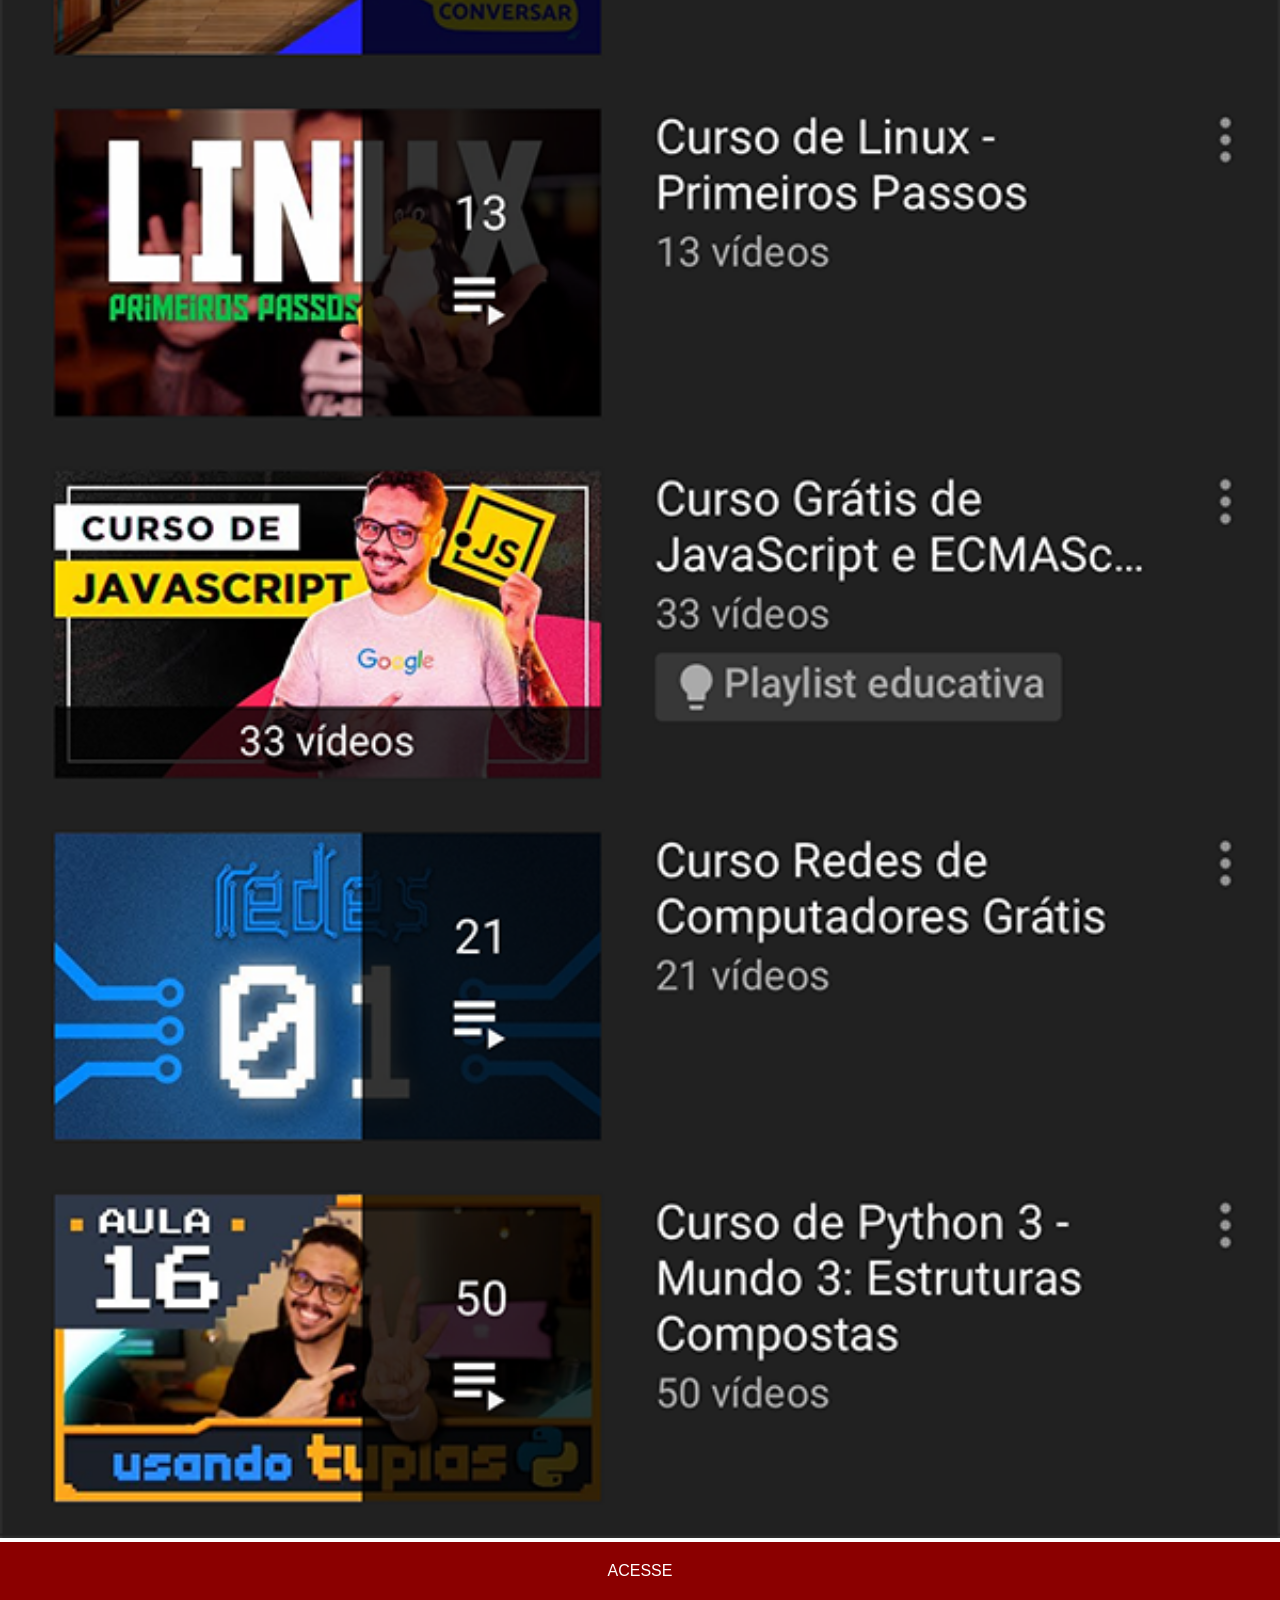
<file: youtube.html>
<!DOCTYPE html>
<html lang="en">
<head>
    <meta charset="UTF-8">
    <meta name="viewport" content="width=device-width, initial-scale=1.0">
    <title>Youtube</title>
    <link rel="stylesheet" href="estilos/social.css">
</head>
<body>
    <img src="imagens/tela-youtube.png" alt="">
    <a href="https://www.youtube.com/@cursoemvideo/playlists" target="_blank">ACESSE</a>
</body>
</html>
</file>
<file: estilos/style.css>
@charset "UTF-8";

* {
    margin: 0px;
    padding: 0px;
    font-family: Arial, Helvetica, sans-serif;
}

html, body {
    height: 100vh;
    width: 100vw;
    background-color: black;
}

body {
    background: url(../imagens/fundo-madeira.jpg) no-repeat top center;
    background-size: cover;
    background-attachment: fixed;
}

main {
    position: relative;
    height: 100vh;
}

section#telefone {
    position: absolute;
    top: 50%;
    left: 50%;
    transform: translate(-50% ,-50%);

    height: 627px;
    width: 311px;
    background: url(../imagens/frame-iphone.png) no-repeat;
}

iframe#tela {
    position: relative;
    top: 80px;
    left: 22px;
    width: 267px;
    height: 471px;
}


section#redes-sociais {
    text-align: right;
}

section#redes-sociais img {
    width: 50px;
    margin: 10px;
    border-radius: 50%;
    box-shadow: 2px 2px 5px rgba(0, 0, 0, 0.400);
    box-sizing: border-box;
}

section#redes-sociais img:hover {
    border: 2px solid rgba(255, 255, 255, 0.603);
    transform: translate(-3px, -3px);
    box-shadow: 5px 5px 10px rgba(0, 0, 0, 0.603);
    transition: transform 0.5s, border 1s;
}
</file>
<file: estilos/social.css>
@charset "UTF-8";
* {
            margin: 0px;
            padding: 0px;
            font-family: Arial, Helvetica, sans-serif;
        }

        ::-webkit-scrollbar {
            width: 0px;
            height: 0px;
        }


        img {
            width: 100vw;
        }

        a {
            display: block;
            background-color: darkred;
            color: white;
            padding: 20px;
            text-align: center;
            font-size: bold;
            text-decoration: none;
        }

        a:hover {
            background-color: red;
        }
</file>
